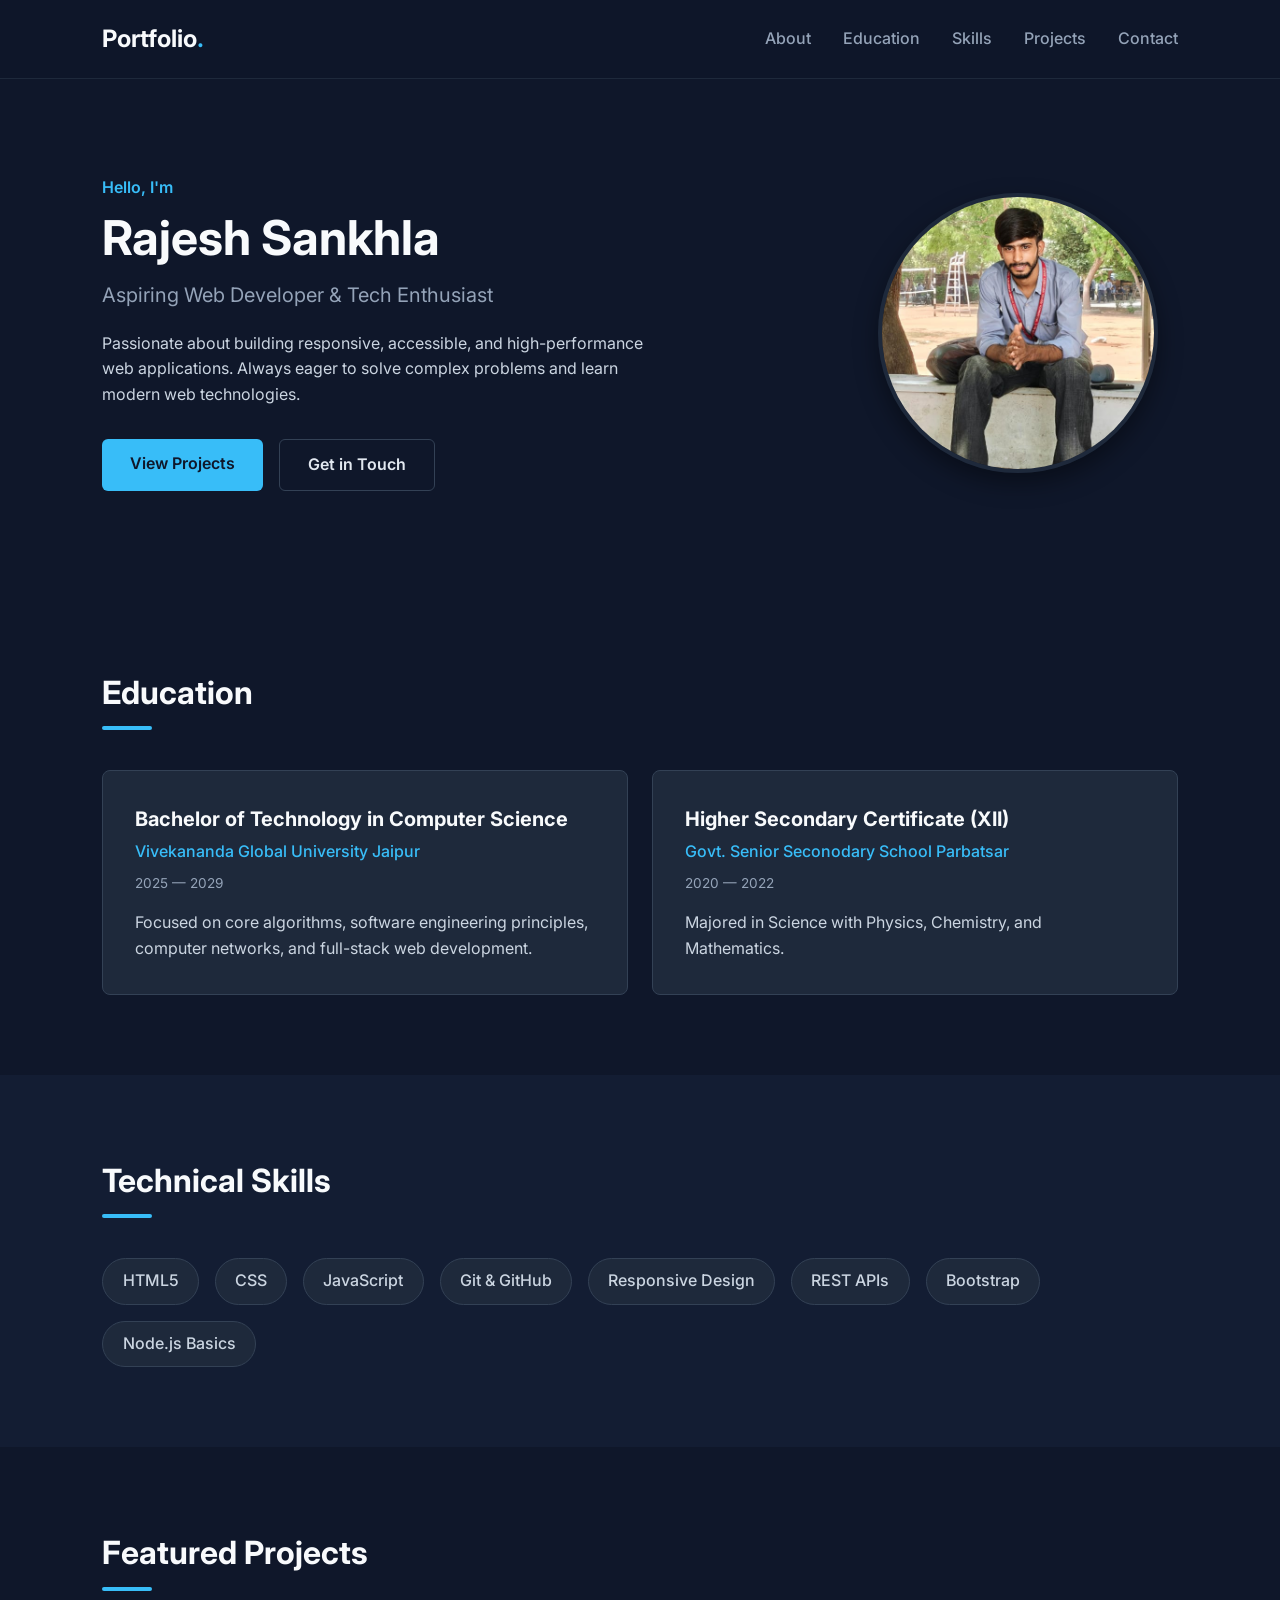
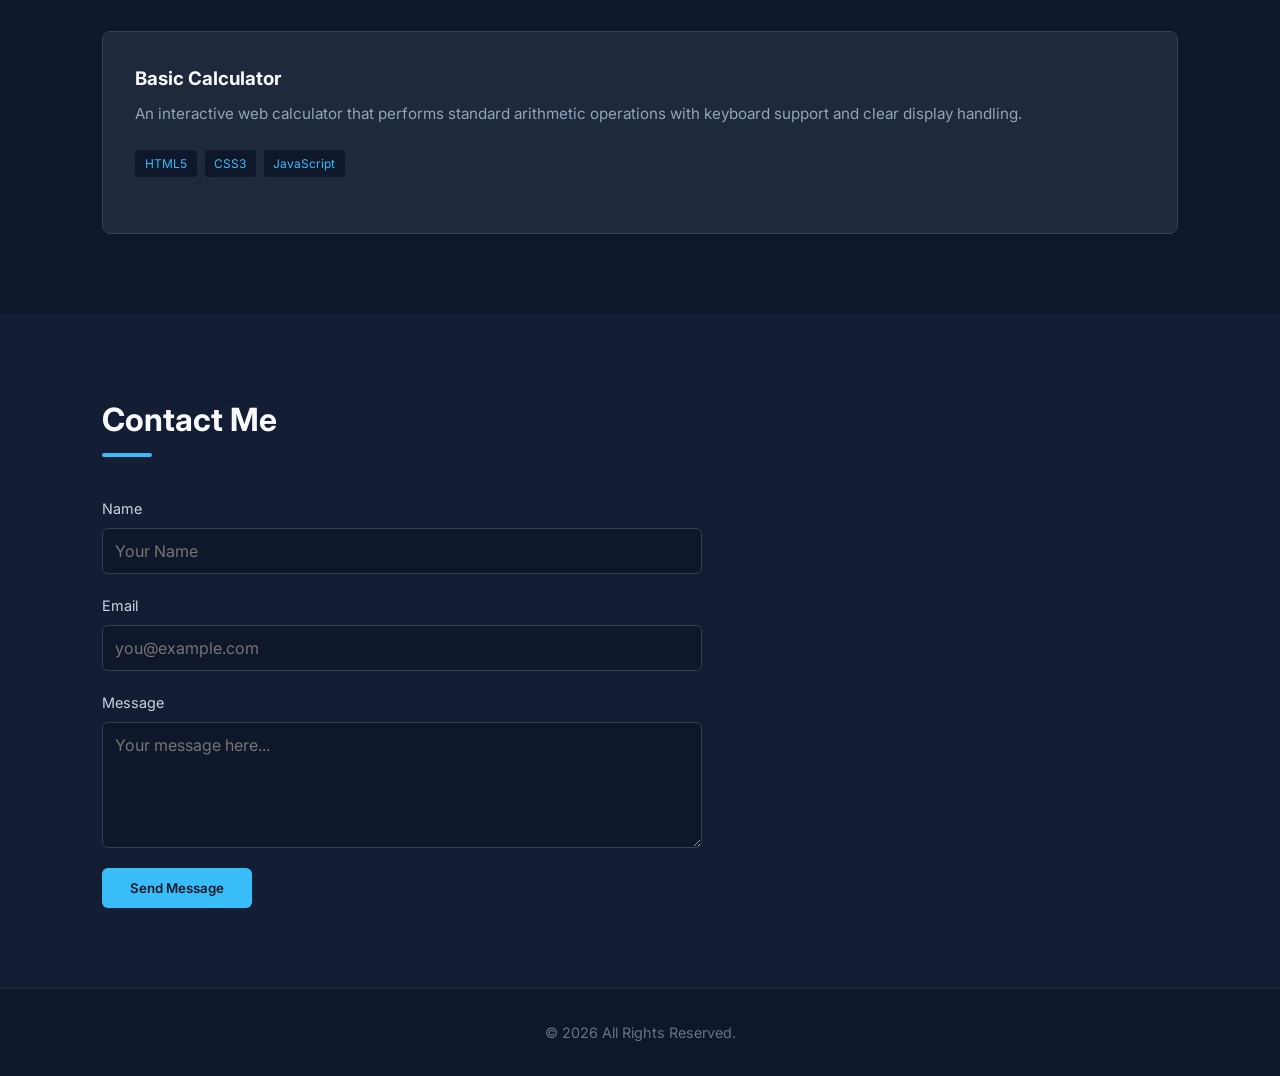
<file: task1-portfolio/index.html>
<!DOCTYPE html>
<html lang="en">
<head>
  <meta charset="UTF-8" />
  <meta name="viewport" content="width=device-width, initial-scale=1.0" />
  <title>Developer Portfolio</title>
  <link rel="stylesheet" href="style.css" />
  <link rel="preconnect" href="https://fonts.googleapis.com" />
  <link rel="preconnect" href="https://fonts.gstatic.com" crossorigin />
  <link href="https://fonts.googleapis.com/css2?family=Inter:wght@300;400;600;700&display=swap" rel="stylesheet" />
</head>
<body>
  <!-- Header / Navigation -->
  <header class="navbar">
    <div class="logo">Portfolio<span>.</span></div>
    <nav>
      <ul class="nav-links">
        <li><a href="#about">About</a></li>
        <li><a href="#education">Education</a></li>
        <li><a href="#skills">Skills</a></li>
        <li><a href="#projects">Projects</a></li>
        <li><a href="#contact">Contact</a></li>
      </ul>
    </nav>
  </header>

  <!-- Hero / About Section -->
  <section id="about" class="hero">
    <div class="hero-content">
      <div class="hero-text">
        <p class="tagline">Hello, I'm</p>
        <h1 id="user-name">Rajesh Sankhla</h1>
        <h2 class="subheading">Aspiring Web Developer & Tech Enthusiast</h2>
        <p class="bio">
          Passionate about building responsive, accessible, and high-performance web applications. Always eager to solve complex problems and learn modern web technologies.
        </p>
        <div class="hero-btns">
          <a href="#projects" class="btn btn-primary">View Projects</a>
          <a href="#contact" class="btn btn-secondary">Get in Touch</a>
        </div>
      </div>
      <div class="hero-image">
        <img src="assets/profile.jpeg" alt="Profile Picture" class="avatar" />
      </div>
    </div>
  </section>

  <!-- Education Section -->
  <section id="education" class="section">
    <h2 class="section-title">Education</h2>
    <div class="card-grid">
      <div class="card">
        <h3>Bachelor of Technology in Computer Science</h3>
        <p class="institution">Vivekananda Global University Jaipur</p>
        <span class="date">2025 — 2029</span>
        <p class="details">Focused on core algorithms, software engineering principles, computer networks, and full-stack web development.</p>
      </div>
      <div class="card">
        <h3>Higher Secondary Certificate (XII)</h3>
        <p class="institution">Govt. Senior Seconodary School Parbatsar</p>
        <span class="date">2020 — 2022</span>
        <p class="details">Majored in Science with Physics, Chemistry, and Mathematics.</p>
      </div>
    </div>
  </section>

  <!-- Skills Section -->
  <section id="skills" class="section bg-alt">
    <h2 class="section-title">Technical Skills</h2>
    <div class="skills-grid">
      <div class="skill-pill">HTML5</div>
      <div class="skill-pill">CSS</div>
      <div class="skill-pill">JavaScript </div>
      <div class="skill-pill">Git & GitHub</div>
      <div class="skill-pill">Responsive Design</div>
      <div class="skill-pill">REST APIs</div>
      <div class="skill-pill">Bootstrap</div>
      <div class="skill-pill">Node.js Basics</div>
    </div>
  </section>

  <!-- Projects Section -->
 <section id="projects" class="section">
    <h2 class="section-title">Featured Projects</h2>
    <div class="projects-grid">
      <div class="project-card">
        <div class="project-info">
          <h3>Basic Calculator</h3>
          <p>An interactive web calculator that performs standard arithmetic operations with keyboard support and clear display handling.</p>
          <div class="tags">
            <span>HTML5</span>
            <span>CSS3</span>
            <span>JavaScript</span>
          </div>
         
        </div>
      </div>
    </div>
  </section>

  <!-- Contact Section -->
  <section id="contact" class="section bg-alt">
    <h2 class="section-title">Contact Me</h2>
    <div class="contact-container">
      <form id="portfolio-contact-form" class="contact-form">
        <div class="form-group">
          <label for="name">Name</label>
          <input type="text" id="name" name="name" placeholder="Your Name" required />
        </div>
        <div class="form-group">
          <label for="email">Email</label>
          <input type="email" id="email" name="email" placeholder="you@example.com" required />
        </div>
        <div class="form-group">
          <label for="message">Message</label>
          <textarea id="message" name="message" rows="5" placeholder="Your message here..." required></textarea>
        </div>
        <button type="submit" class="btn btn-primary submit-btn">Send Message</button>
        <p id="form-feedback" class="feedback-msg"></p>
      </form>
    </div>
  </section>

  <!-- Footer -->
  <footer class="footer">
    <p>&copy; 2026 All Rights Reserved.</p>
  </footer>

  <script src="script.js"></script>
</body>
</html>
</file>
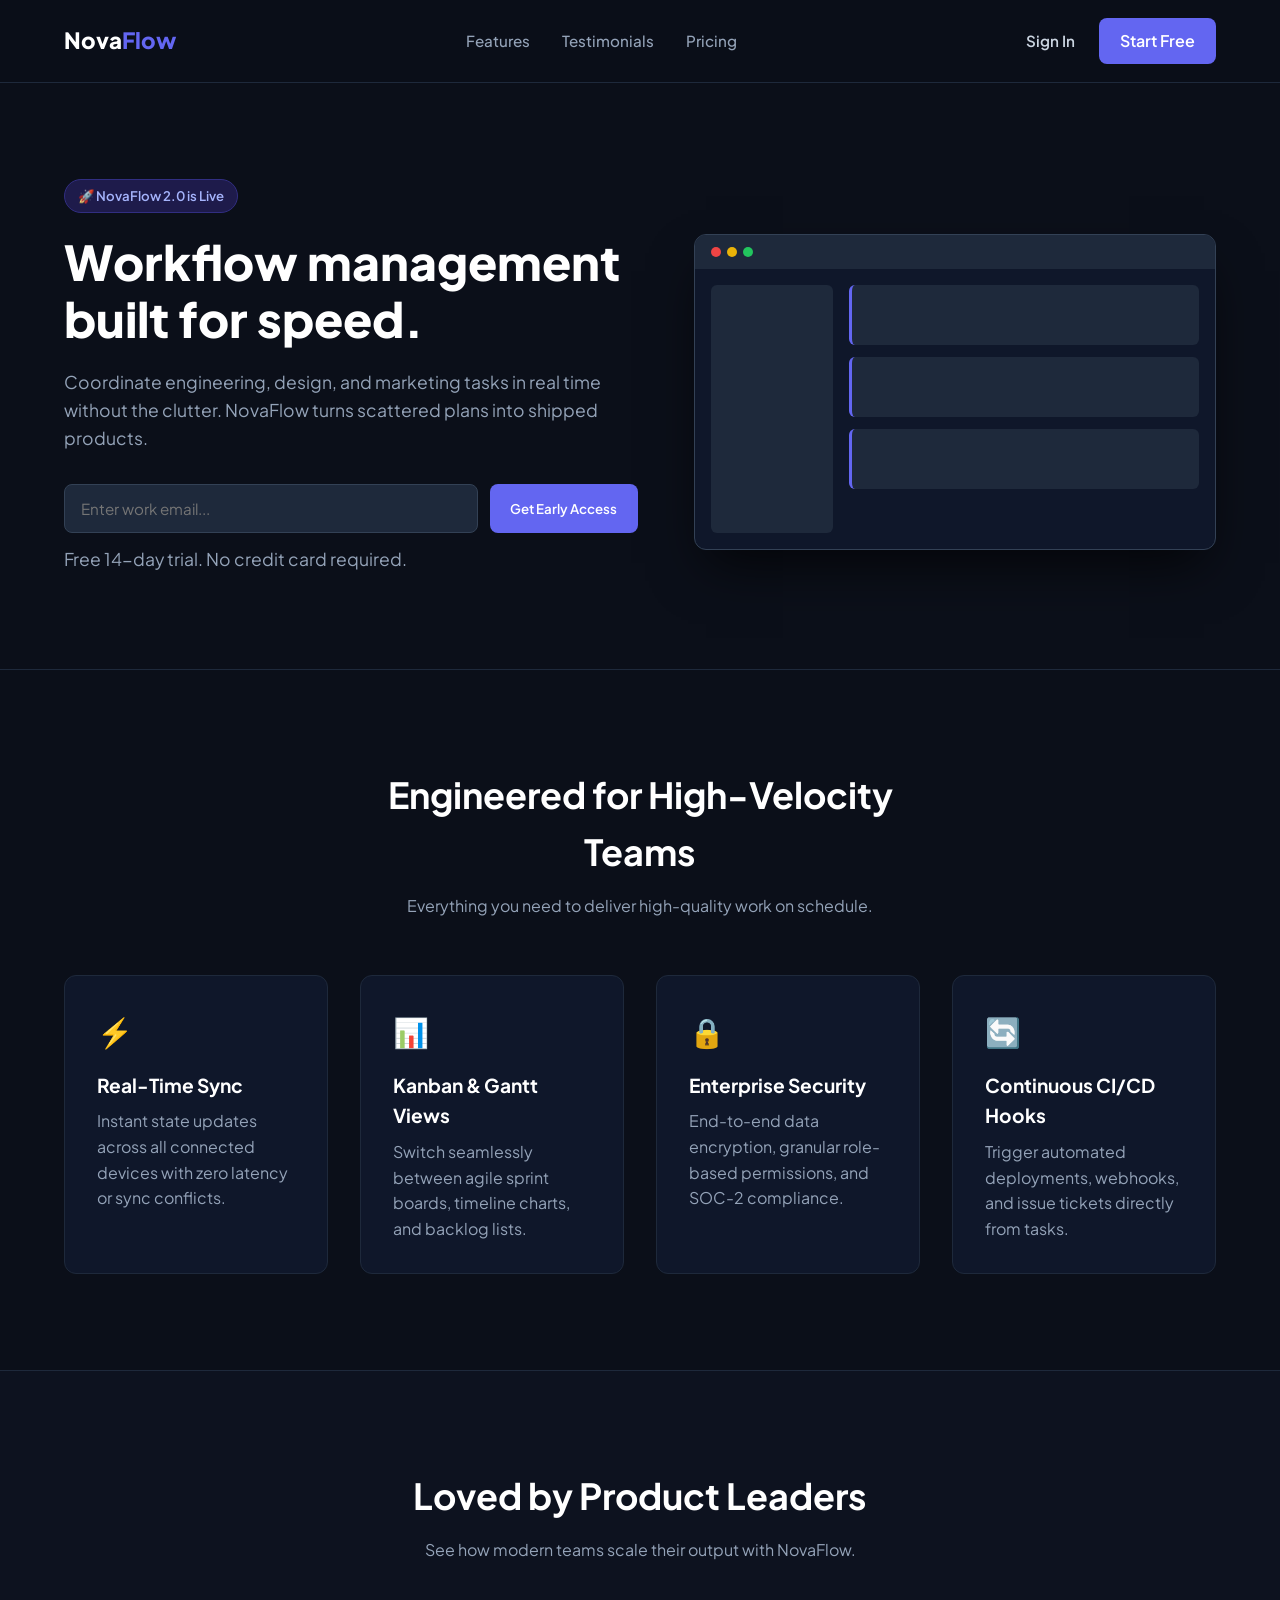
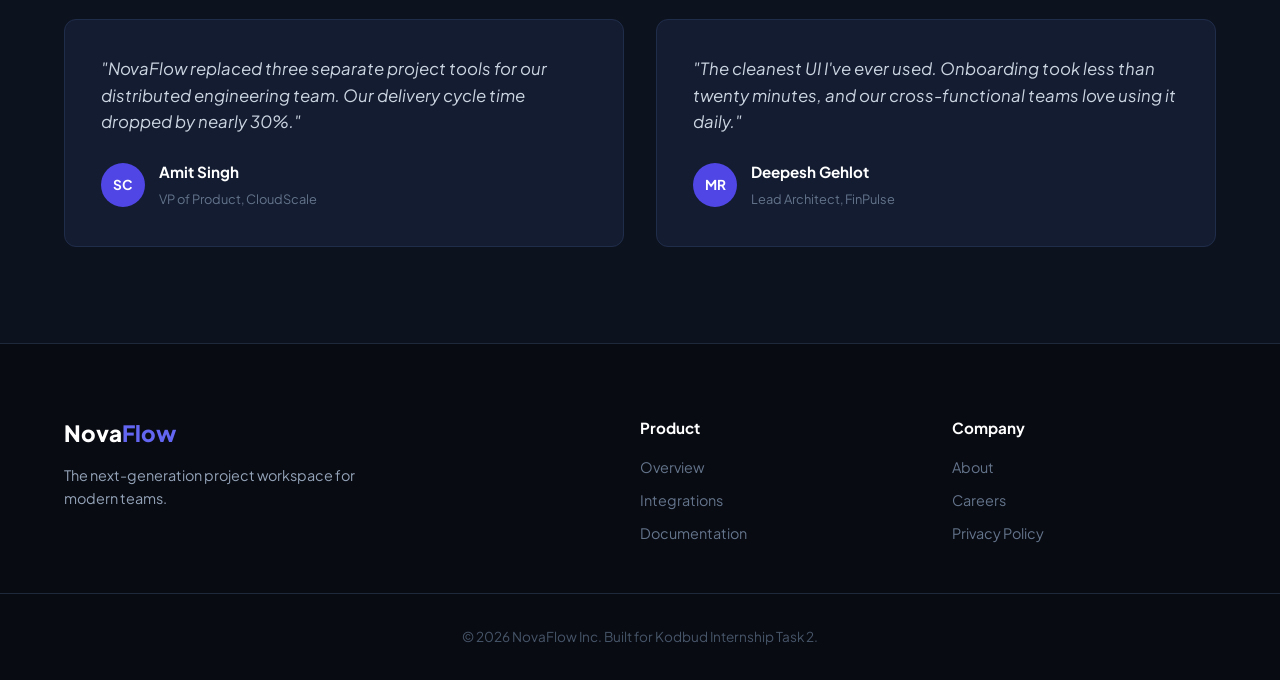
<file: task2-landing-page/index.html>
<!DOCTYPE html>
<html lang="en">
<head>
  <meta charset="UTF-8" />
  <meta name="viewport" content="width=device-width, initial-scale=1.0" />
  <title>NovaFlow - Modern Team Collaboration</title>
  <link rel="stylesheet" href="style.css" />
  <link rel="preconnect" href="https://fonts.googleapis.com" />
  <link rel="preconnect" href="https://fonts.gstatic.com" crossorigin />
  <link href="https://fonts.googleapis.com/css2?family=Plus+Jakarta+Sans:wght@400;500;600;700;800&display=swap" rel="stylesheet" />
</head>
<body>

  <!-- Header / Navigation -->
  <header class="navbar">
    <div class="nav-container">
      <a href="#" class="logo">Nova<span>Flow</span></a>
      <nav class="nav-menu">
        <a href="#features">Features</a>
        <a href="#testimonials">Testimonials</a>
        <a href="#pricing">Pricing</a>
      </nav>
      <div class="nav-actions">
        <a href="#" class="btn-link">Sign In</a>
        <a href="#get-started" class="btn btn-primary">Start Free</a>
      </div>
    </div>
  </header>

  <!-- Hero Section -->
  <section class="hero" id="get-started">
    <div class="container hero-grid">
      <div class="hero-text">
        <span class="badge">🚀 NovaFlow 2.0 is Live</span>
        <h1>Workflow management built for speed.</h1>
        <p>Coordinate engineering, design, and marketing tasks in real time without the clutter. NovaFlow turns scattered plans into shipped products.</p>
        <div class="hero-form">
          <input type="email" placeholder="Enter work email..." />
          <button class="btn btn-primary">Get Early Access</button>
        </div>
        <p class="sub-text">Free 14-day trial. No credit card required.</p>
      </div>
      <div class="hero-preview">
        <div class="app-window">
          <div class="window-bar">
            <span class="dot red"></span>
            <span class="dot yellow"></span>
            <span class="dot green"></span>
          </div>
          <div class="window-body">
            <div class="mock-sidebar"></div>
            <div class="mock-board">
              <div class="mock-card"></div>
              <div class="mock-card"></div>
              <div class="mock-card"></div>
            </div>
          </div>
        </div>
      </div>
    </div>
  </section>

  <!-- Feature Highlights Section -->
  <section class="features" id="features">
    <div class="container">
      <div class="section-header">
        <h2>Engineered for High-Velocity Teams</h2>
        <p>Everything you need to deliver high-quality work on schedule.</p>
      </div>

      <div class="features-grid">
        <div class="feature-card">
          <div class="feature-icon">⚡</div>
          <h3>Real-Time Sync</h3>
          <p>Instant state updates across all connected devices with zero latency or sync conflicts.</p>
        </div>

        <div class="feature-card">
          <div class="feature-icon">📊</div>
          <h3>Kanban & Gantt Views</h3>
          <p>Switch seamlessly between agile sprint boards, timeline charts, and backlog lists.</p>
        </div>

        <div class="feature-card">
          <div class="feature-icon">🔒</div>
          <h3>Enterprise Security</h3>
          <p>End-to-end data encryption, granular role-based permissions, and SOC-2 compliance.</p>
        </div>

        <div class="feature-card">
          <div class="feature-icon">🔄</div>
          <h3>Continuous CI/CD Hooks</h3>
          <p>Trigger automated deployments, webhooks, and issue tickets directly from tasks.</p>
        </div>
      </div>
    </div>
  </section>

  <!-- Testimonials Section -->
  <section class="testimonials" id="testimonials">
    <div class="container">
      <div class="section-header">
        <h2>Loved by Product Leaders</h2>
        <p>See how modern teams scale their output with NovaFlow.</p>
      </div>

      <div class="testimonials-grid">
        <div class="testimonial-card">
          <p class="quote">"NovaFlow replaced three separate project tools for our distributed engineering team. Our delivery cycle time dropped by nearly 30%."</p>
          <div class="author">
            <div class="author-avatar">SC</div>
            <div class="author-info">
              <h4>Amit Singh</h4>
              <span>VP of Product, CloudScale</span>
            </div>
          </div>
        </div>

        <div class="testimonial-card">
          <p class="quote">"The cleanest UI I've ever used. Onboarding took less than twenty minutes, and our cross-functional teams love using it daily."</p>
          <div class="author">
            <div class="author-avatar">MR</div>
            <div class="author-info">
              <h4>Deepesh Gehlot</h4>
              <span>Lead Architect, FinPulse</span>
            </div>
          </div>
        </div>
      </div>
    </div>
  </section>

  <!-- Footer -->
  <footer class="footer">
    <div class="container footer-grid">
      <div class="footer-brand">
        <a href="#" class="logo">Nova<span>Flow</span></a>
        <p>The next-generation project workspace for modern teams.</p>
      </div>
      <div class="footer-links">
        <h4>Product</h4>
        <a href="#">Overview</a>
        <a href="#">Integrations</a>
        <a href="#">Documentation</a>
      </div>
      <div class="footer-links">
        <h4>Company</h4>
        <a href="#">About</a>
        <a href="#">Careers</a>
        <a href="#">Privacy Policy</a>
      </div>
    </div>
    <div class="footer-bottom">
      <p>&copy; 2026 NovaFlow Inc. Built for Kodbud Internship Task 2.</p>
    </div>
  </footer>

</body>
</html>
</file>
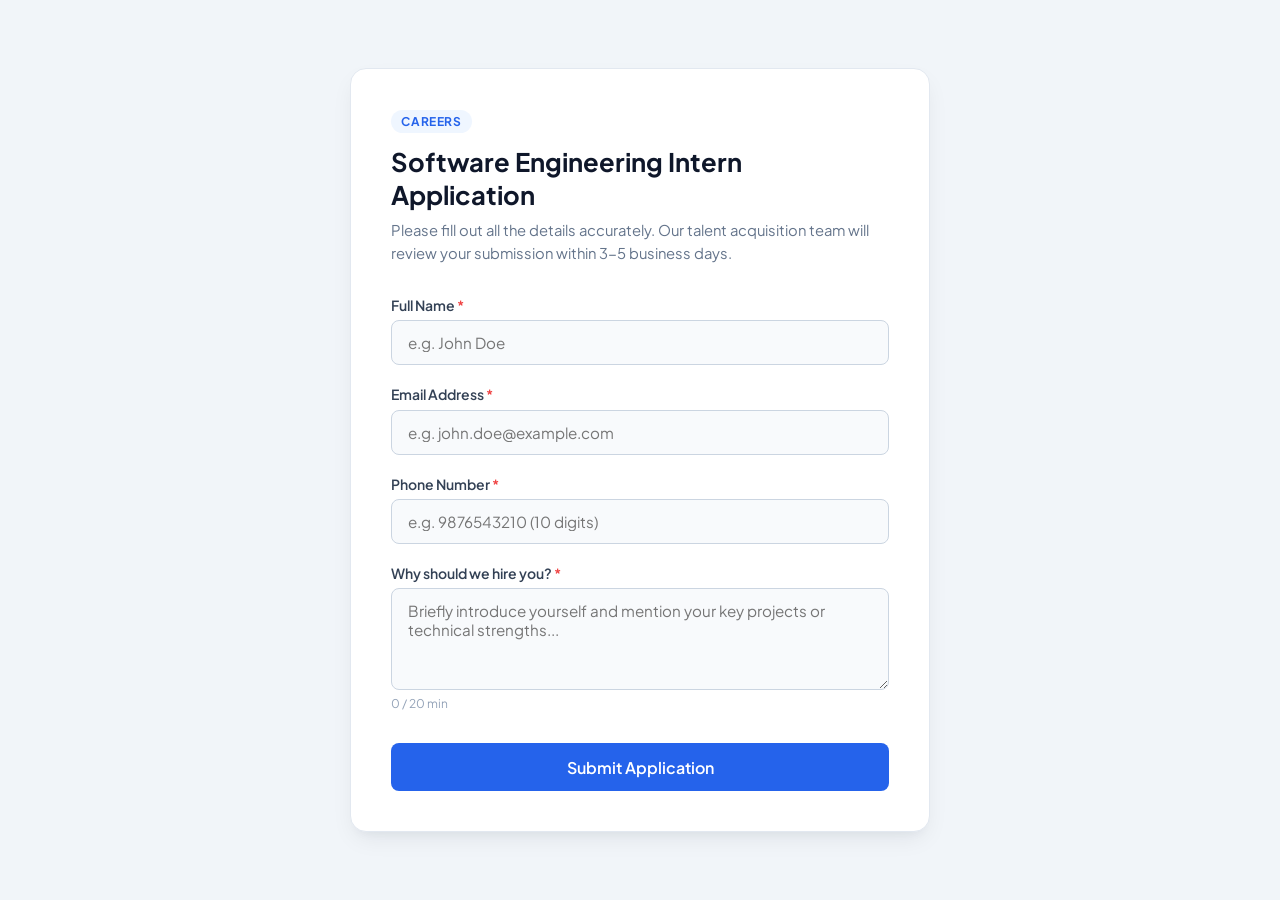
<file: task4-form-validation/index.html>
<!DOCTYPE html>
<html lang="en">
<head>
  <meta charset="UTF-8" />
  <meta name="viewport" content="width=device-width, initial-scale=1.0" />
  <title>Job Application Form</title>
  <link rel="stylesheet" href="style.css" />
  <link rel="preconnect" href="https://fonts.googleapis.com" />
  <link rel="preconnect" href="https://fonts.gstatic.com" crossorigin />
  <link href="https://fonts.googleapis.com/css2?family=Plus+Jakarta+Sans:wght@400;500;600;700&display=swap" rel="stylesheet" />
</head>
<body>

  <div class="wrapper">
    <div class="card">
      <div class="card-header">
        <span class="badge">Careers</span>
        <h1>Software Engineering Intern Application</h1>
        <p>Please fill out all the details accurately. Our talent acquisition team will review your submission within 3-5 business days.</p>
      </div>

      <!-- Success Notification Banner -->
      <div id="success-banner" class="success-banner" role="alert">
        <div class="banner-icon">✓</div>
        <div>
          <h4>Application Submitted!</h4>
          <p>Thank you for applying. We have received your details.</p>
        </div>
      </div>

      <form id="application-form" novalidate>
        <!-- Full Name -->
        <div class="form-group" id="group-fullname">
          <label for="fullname">Full Name <span class="required">*</span></label>
          <div class="input-wrapper">
            <input type="text" id="fullname" placeholder="e.g. John Doe" autocomplete="name" />
            <span class="status-icon"></span>
          </div>
          <small class="error-msg">Please enter your full name (minimum 3 characters).</small>
        </div>

        <!-- Email -->
        <div class="form-group" id="group-email">
          <label for="email">Email Address <span class="required">*</span></label>
          <div class="input-wrapper">
            <input type="email" id="email" placeholder="e.g. john.doe@example.com" autocomplete="email" />
            <span class="status-icon"></span>
          </div>
          <small class="error-msg">Please provide a valid email address.</small>
        </div>

        <!-- Phone Number -->
        <div class="form-group" id="group-phone">
          <label for="phone">Phone Number <span class="required">*</span></label>
          <div class="input-wrapper">
            <input type="tel" id="phone" placeholder="e.g. 9876543210 (10 digits)" autocomplete="tel" />
            <span class="status-icon"></span>
          </div>
          <small class="error-msg">Please enter a valid 10-digit phone number.</small>
        </div>

        <!-- Message / Cover Note -->
        <div class="form-group" id="group-message">
          <label for="message">Why should we hire you? <span class="required">*</span></label>
          <div class="input-wrapper">
            <textarea id="message" rows="4" placeholder="Briefly introduce yourself and mention your key projects or technical strengths..."></textarea>
            <span class="status-icon"></span>
          </div>
          <div class="msg-footer">
            <small class="error-msg">Please share a message of at least 20 characters.</small>
            <span class="char-counter" id="char-counter">0 / 20 min</span>
          </div>
        </div>

        <button type="submit" class="submit-btn" id="submit-btn">
          <span>Submit Application</span>
        </button>
      </form>
    </div>
  </div>

  <script src="script.js"></script>
</body>
</html>
</file>
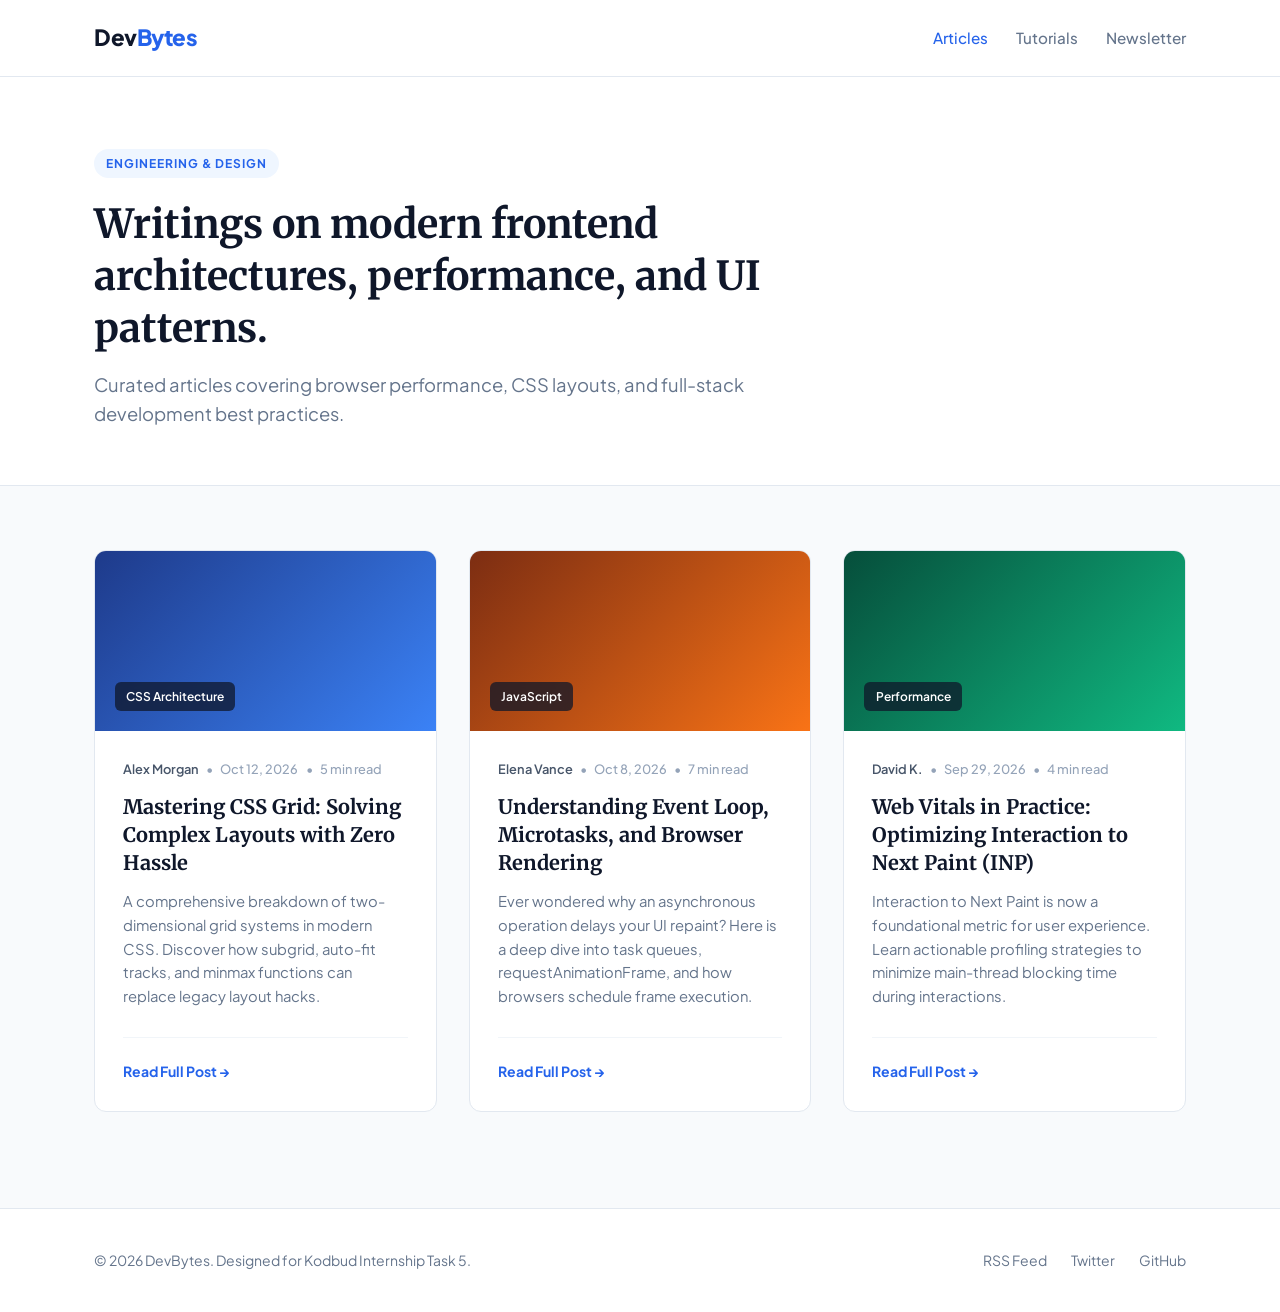
<file: task5-blog-page/index.html>
<!DOCTYPE html>
<html lang="en">
<head>
  <meta charset="UTF-8" />
  <meta name="viewport" content="width=device-width, initial-scale=1.0" />
  <title>DevBytes — Insights on Modern Web Development</title>
  <link rel="stylesheet" href="style.css" />
  <!-- Google Fonts: Merriweather for editorial headers & Plus Jakarta Sans for UI/body -->
  <link rel="preconnect" href="https://fonts.googleapis.com" />
  <link rel="preconnect" href="https://fonts.gstatic.com" crossorigin />
  <link href="https://fonts.googleapis.com/css2?family=Merriweather:ital,wght@0,400;0,700;1,300&family=Plus+Jakarta+Sans:wght@400;500;600;700&display=swap" rel="stylesheet" />
</head>
<body>

  <!-- Blog Header -->
  <header class="blog-header">
    <div class="nav-container">
      <div class="brand">Dev<span>Bytes</span></div>
      <nav class="nav-links">
        <a href="#" class="active">Articles</a>
        <a href="#">Tutorials</a>
        <a href="#">Newsletter</a>
      </nav>
    </div>
  </header>

  <!-- Hero Headline -->
  <section class="blog-intro">
    <div class="container">
      <span class="category-badge">Engineering & Design</span>
      <h1>Writings on modern frontend architectures, performance, and UI patterns.</h1>
      <p class="subtitle">Curated articles covering browser performance, CSS layouts, and full-stack development best practices.</p>
    </div>
  </section>

  <!-- Main Blog Posts Grid -->
  <main class="container">
    <div class="posts-grid">

      <!-- Post 1 -->
      <article class="post-card">
        <div class="post-thumbnail thumb-1">
          <span class="post-tag">CSS Architecture</span>
        </div>
        <div class="post-content">
          <div class="post-meta">
            <span class="author">Alex Morgan</span>
            <span class="dot">•</span>
            <span class="date">Oct 12, 2026</span>
            <span class="dot">•</span>
            <span class="read-time">5 min read</span>
          </div>
          <h2 class="post-title">
            <a href="#">Mastering CSS Grid: Solving Complex Layouts with Zero Hassle</a>
          </h2>
          <p class="post-excerpt">
            A comprehensive breakdown of two-dimensional grid systems in modern CSS. Discover how subgrid, auto-fit tracks, and minmax functions can replace legacy layout hacks.
          </p>
          <div class="post-footer">
            <a href="#" class="read-more">Read Full Post →</a>
          </div>
        </div>
      </article>

      <!-- Post 2 -->
      <article class="post-card">
        <div class="post-thumbnail thumb-2">
          <span class="post-tag">JavaScript</span>
        </div>
        <div class="post-content">
          <div class="post-meta">
            <span class="author">Elena Vance</span>
            <span class="dot">•</span>
            <span class="date">Oct 8, 2026</span>
            <span class="dot">•</span>
            <span class="read-time">7 min read</span>
          </div>
          <h2 class="post-title">
            <a href="#">Understanding Event Loop, Microtasks, and Browser Rendering</a>
          </h2>
          <p class="post-excerpt">
            Ever wondered why an asynchronous operation delays your UI repaint? Here is a deep dive into task queues, requestAnimationFrame, and how browsers schedule frame execution.
          </p>
          <div class="post-footer">
            <a href="#" class="read-more">Read Full Post →</a>
          </div>
        </div>
      </article>

      <!-- Post 3 -->
      <article class="post-card">
        <div class="post-thumbnail thumb-3">
          <span class="post-tag">Performance</span>
        </div>
        <div class="post-content">
          <div class="post-meta">
            <span class="author">David K.</span>
            <span class="dot">•</span>
            <span class="date">Sep 29, 2026</span>
            <span class="dot">•</span>
            <span class="read-time">4 min read</span>
          </div>
          <h2 class="post-title">
            <a href="#">Web Vitals in Practice: Optimizing Interaction to Next Paint (INP)</a>
          </h2>
          <p class="post-excerpt">
            Interaction to Next Paint is now a foundational metric for user experience. Learn actionable profiling strategies to minimize main-thread blocking time during interactions.
          </p>
          <div class="post-footer">
            <a href="#" class="read-more">Read Full Post →</a>
          </div>
        </div>
      </article>

    </div>
  </main>

  <!-- Blog Footer -->
  <footer class="blog-footer">
    <div class="container footer-content">
      <p>&copy; 2026 DevBytes. Designed for Kodbud Internship Task 5.</p>
      <div class="footer-links">
        <a href="#">RSS Feed</a>
        <a href="#">Twitter</a>
        <a href="#">GitHub</a>
      </div>
    </div>
  </footer>

</body>
</html>
</file>
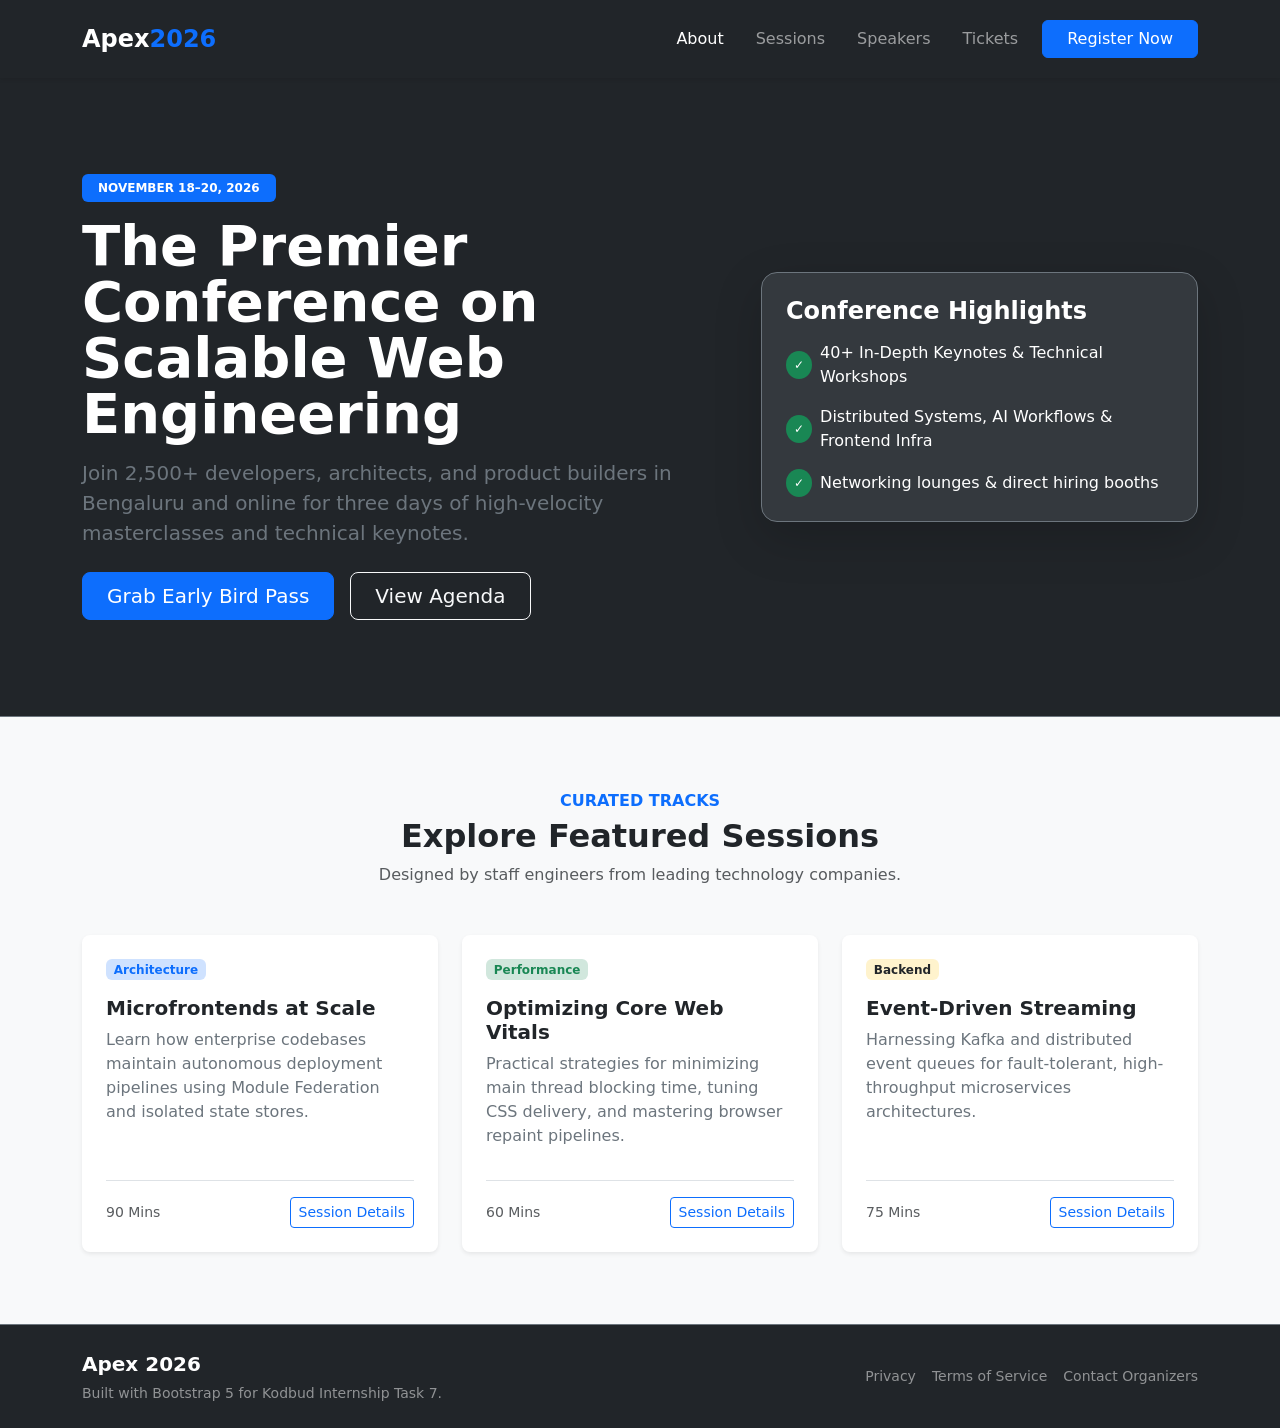
<file: task7-bootstrap-site/index.html>
<!DOCTYPE html>
<html lang="en">
<head>
  <meta charset="UTF-8" />
  <meta name="viewport" content="width=device-width, initial-scale=1.0" />
  <title>Apex 2026 — Global Tech Conference</title>
  <!-- Bootstrap 5 CDN -->
  <link href="https://cdn.jsdelivr.net/npm/bootstrap@5.3.3/dist/css/bootstrap.min.css" rel="stylesheet" integrity="sha384-QWTKZyjpPEjISv5WaRU9OFeRpok6YctnYmDr5pNlyT2bRjXh0JMhjY6hW+ALEwIH" crossorigin="anonymous" />
  <link rel="stylesheet" href="style.css" />
</head>
<body class="bg-light d-flex flex-column min-vh-100">

  <!-- Navbar -->
  <nav class="navbar navbar-expand-lg navbar-dark bg-dark sticky-top py-3 shadow-sm">
    <div class="container">
      <a class="navbar-brand fw-bold fs-4" href="#">Apex<span class="text-primary">2026</span></a>
      <button class="navbar-toggler" type="button" data-bs-toggle="collapse" data-bs-target="#navMenu" aria-controls="navMenu" aria-expanded="false" aria-label="Toggle navigation">
        <span class="navbar-toggler-icon"></span>
      </button>
      <div class="collapse navbar-collapse" id="navMenu">
        <ul class="navbar-nav ms-auto mb-2 mb-lg-0 gap-lg-3">
          <li class="nav-item"><a class="nav-link active" href="#about">About</a></li>
          <li class="nav-item"><a class="nav-link" href="#sessions">Sessions</a></li>
          <li class="nav-item"><a class="nav-link" href="#speakers">Speakers</a></li>
          <li class="nav-item"><a class="nav-link" href="#pricing">Tickets</a></li>
        </ul>
        <a href="#register" class="btn btn-primary ms-lg-3 px-4">Register Now</a>
      </div>
    </div>
  </nav>

  <!-- Hero Section -->
  <header class="bg-dark text-white py-5 py-lg-6 position-relative border-bottom border-secondary">
    <div class="container py-5 text-center text-lg-start">
      <div class="row align-items-center g-5">
        <div class="col-lg-7">
          <span class="badge bg-primary px-3 py-2 text-uppercase mb-3">November 18–20, 2026</span>
          <h1 class="display-4 fw-bold lh-1 mb-3">The Premier Conference on Scalable Web Engineering</h1>
          <p class="lead text-secondary mb-4">Join 2,500+ developers, architects, and product builders in Bengaluru and online for three days of high-velocity masterclasses and technical keynotes.</p>
          <div class="d-flex flex-column flex-sm-row gap-3 justify-content-center justify-content-lg-start">
            <a href="#register" class="btn btn-primary btn-lg px-4">Grab Early Bird Pass</a>
            <a href="#sessions" class="btn btn-outline-light btn-lg px-4">View Agenda</a>
          </div>
        </div>
        <div class="col-lg-5">
          <div class="card bg-secondary bg-opacity-25 border-secondary text-white p-4 shadow-lg rounded-4">
            <h4 class="fw-bold mb-3">Conference Highlights</h4>
            <ul class="list-unstyled d-flex flex-column gap-3 mb-0">
              <li class="d-flex align-items-center gap-2">
                <span class="badge bg-success rounded-circle p-2">✓</span>
                <span>40+ In-Depth Keynotes & Technical Workshops</span>
              </li>
              <li class="d-flex align-items-center gap-2">
                <span class="badge bg-success rounded-circle p-2">✓</span>
                <span>Distributed Systems, AI Workflows & Frontend Infra</span>
              </li>
              <li class="d-flex align-items-center gap-2">
                <span class="badge bg-success rounded-circle p-2">✓</span>
                <span>Networking lounges & direct hiring booths</span>
              </li>
            </ul>
          </div>
        </div>
      </div>
    </div>
  </header>

  <!-- Track Sessions / Card Layout -->
  <main class="container py-5 my-4" id="sessions">
    <div class="text-center mb-5">
      <span class="text-primary fw-semibold text-uppercase">Curated Tracks</span>
      <h2 class="fw-bold mt-1">Explore Featured Sessions</h2>
      <p class="text-muted">Designed by staff engineers from leading technology companies.</p>
    </div>

    <div class="row g-4">
      <div class="col-md-4">
        <div class="card h-100 shadow-sm border-0 rounded-3">
          <div class="card-body p-4 d-flex flex-column">
            <span class="badge bg-primary-subtle text-primary mb-3 align-self-start">Architecture</span>
            <h5 class="card-title fw-bold">Microfrontends at Scale</h5>
            <p class="card-text text-secondary flex-grow-1">Learn how enterprise codebases maintain autonomous deployment pipelines using Module Federation and isolated state stores.</p>
            <div class="border-top pt-3 mt-3 d-flex justify-content-between align-items-center">
              <span class="small text-muted">90 Mins</span>
              <a href="#" class="btn btn-sm btn-outline-primary">Session Details</a>
            </div>
          </div>
        </div>
      </div>

      <div class="col-md-4">
        <div class="card h-100 shadow-sm border-0 rounded-3">
          <div class="card-body p-4 d-flex flex-column">
            <span class="badge bg-success-subtle text-success mb-3 align-self-start">Performance</span>
            <h5 class="card-title fw-bold">Optimizing Core Web Vitals</h5>
            <p class="card-text text-secondary flex-grow-1">Practical strategies for minimizing main thread blocking time, tuning CSS delivery, and mastering browser repaint pipelines.</p>
            <div class="border-top pt-3 mt-3 d-flex justify-content-between align-items-center">
              <span class="small text-muted">60 Mins</span>
              <a href="#" class="btn btn-sm btn-outline-primary">Session Details</a>
            </div>
          </div>
        </div>
      </div>

      <div class="col-md-4">
        <div class="card h-100 shadow-sm border-0 rounded-3">
          <div class="card-body p-4 d-flex flex-column">
            <span class="badge bg-warning-subtle text-dark mb-3 align-self-start">Backend</span>
            <h5 class="card-title fw-bold">Event-Driven Streaming</h5>
            <p class="card-text text-secondary flex-grow-1">Harnessing Kafka and distributed event queues for fault-tolerant, high-throughput microservices architectures.</p>
            <div class="border-top pt-3 mt-3 d-flex justify-content-between align-items-center">
              <span class="small text-muted">75 Mins</span>
              <a href="#" class="btn btn-sm btn-outline-primary">Session Details</a>
            </div>
          </div>
        </div>
      </div>
    </div>
  </main>

  <!-- Footer -->
  <footer class="bg-dark text-white-50 mt-auto py-4 border-top border-secondary">
    <div class="container d-flex flex-column flex-md-row justify-content-between align-items-center gap-3">
      <div class="text-center text-md-start">
        <span class="fw-bold text-white fs-5">Apex 2026</span>
        <p class="small mb-0 mt-1">Built with Bootstrap 5 for Kodbud Internship Task 7.</p>
      </div>
      <ul class="nav list-unstyled d-flex gap-3">
        <li><a class="text-white-50 text-decoration-none small" href="#">Privacy</a></li>
        <li><a class="text-white-50 text-decoration-none small" href="#">Terms of Service</a></li>
        <li><a class="text-white-50 text-decoration-none small" href="#">Contact Organizers</a></li>
      </ul>
    </div>
  </footer>

  <!-- Bootstrap Bundle JS -->
  <script src="https://cdn.jsdelivr.net/npm/bootstrap@5.3.3/dist/js/bootstrap.bundle.min.js" integrity="sha384-YvpcrYf0tY3lHB60NNkmXc5s9fDVZLESaAA55NDzOxhy9GkcIdslK1eN7N6jIeHz" crossorigin="anonymous"></script>
</body>
</html>
</file>
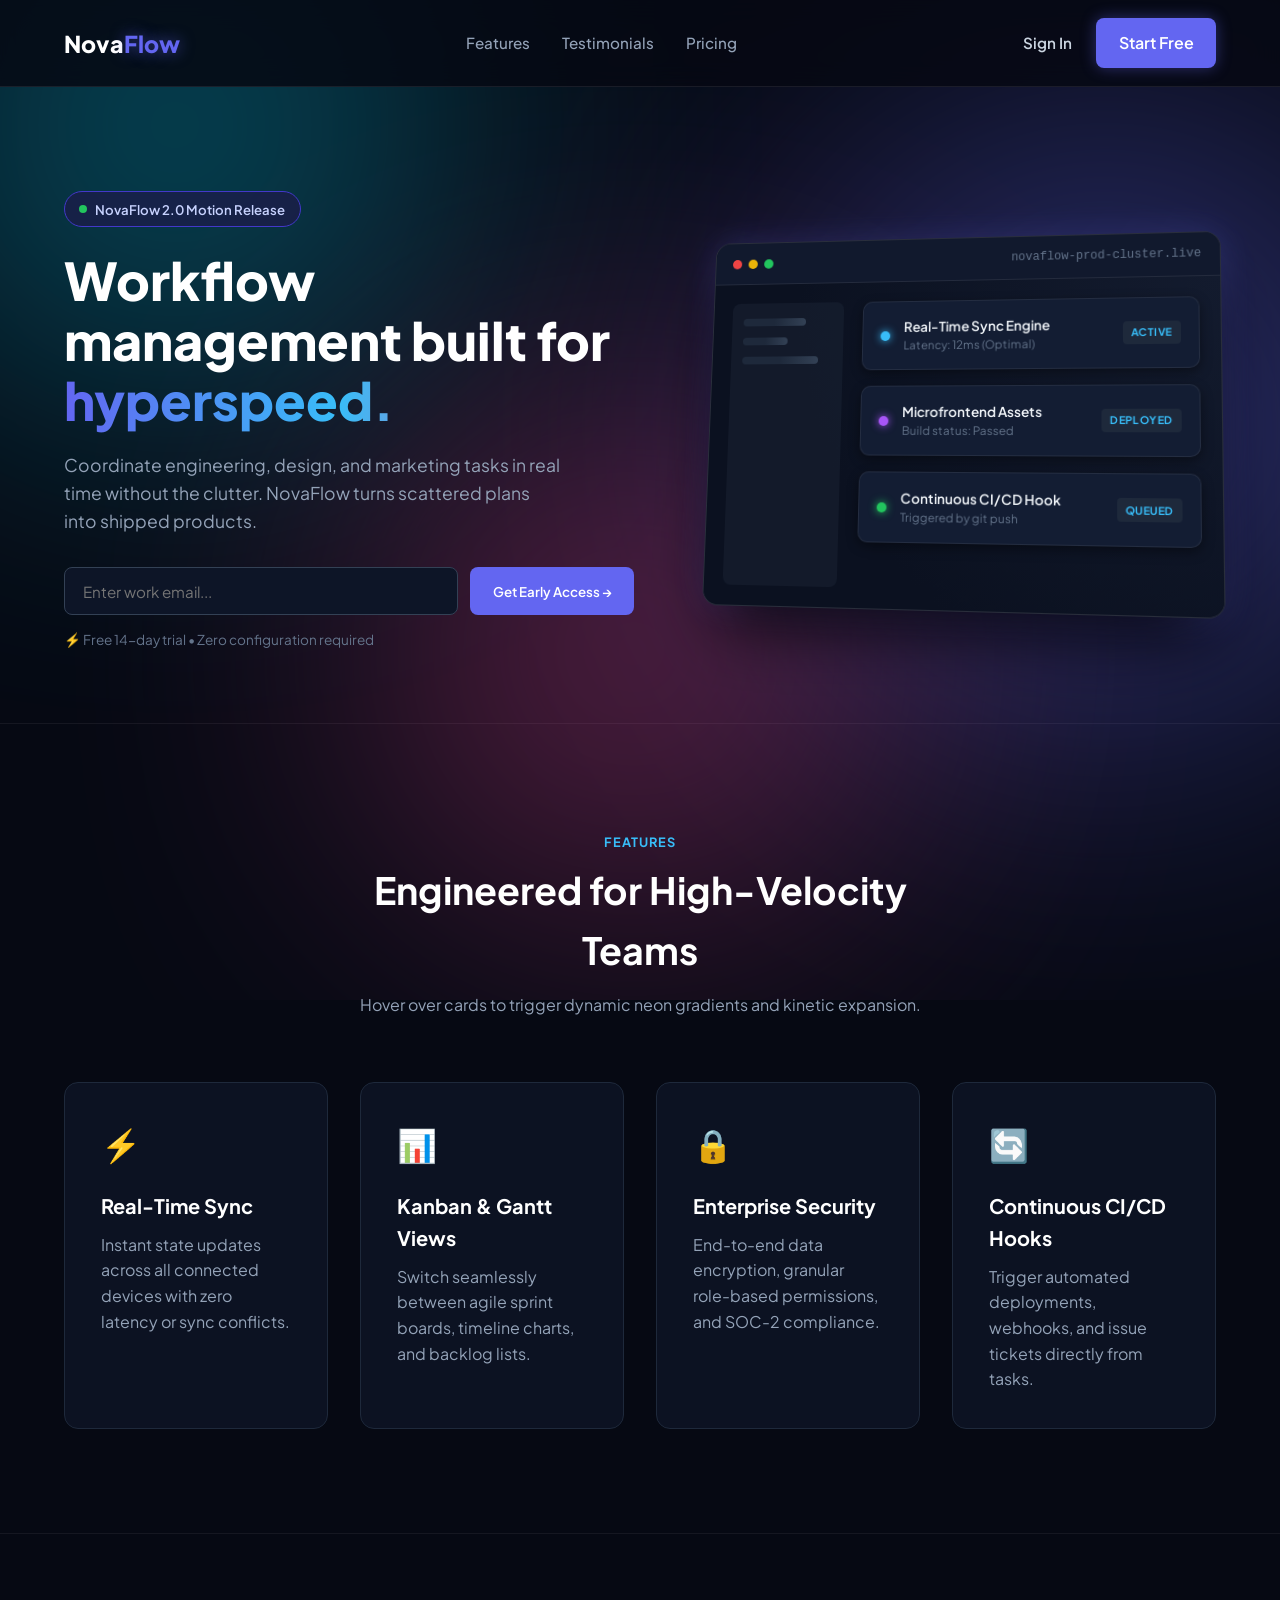
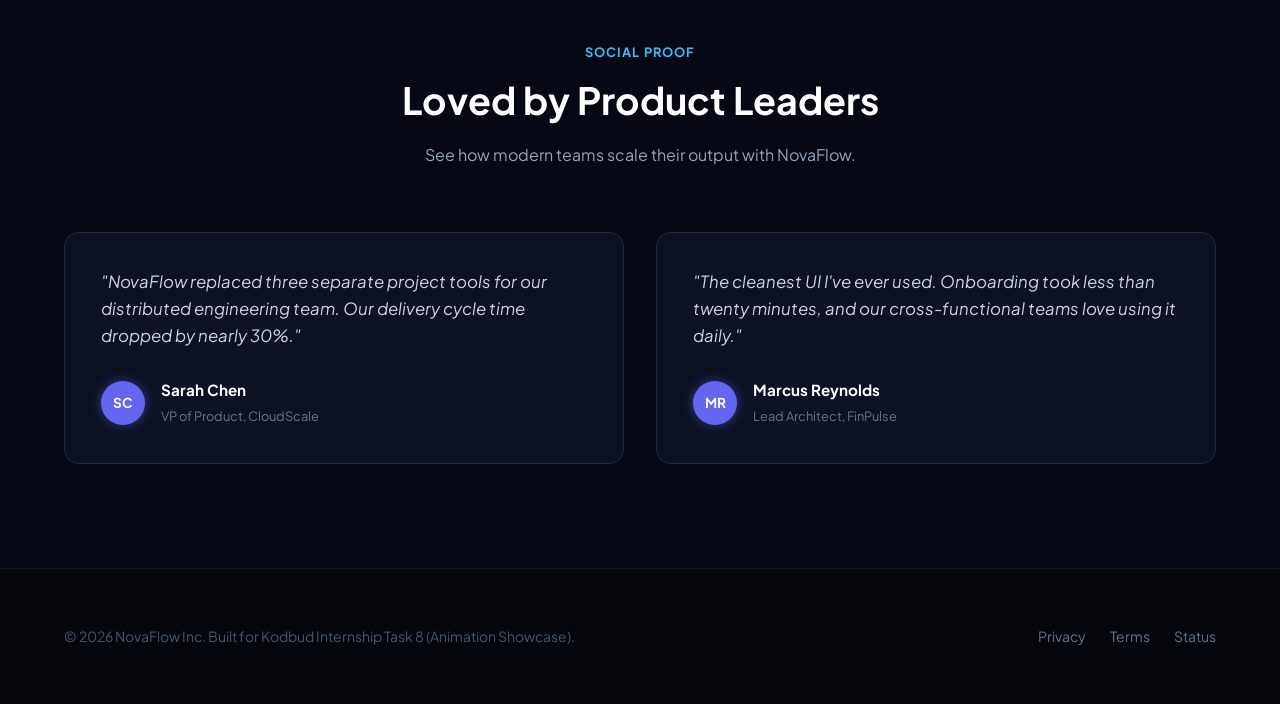
<file: task8-animated-page/index.html>
<!DOCTYPE html>
<html lang="en">
<head>
  <meta charset="UTF-8" />
  <meta name="viewport" content="width=device-width, initial-scale=1.0" />
  <title>NovaFlow — High-Impact Motion Experience</title>
  <link rel="stylesheet" href="style.css" />
  <link rel="preconnect" href="https://fonts.googleapis.com" />
  <link rel="preconnect" href="https://fonts.gstatic.com" crossorigin />
  <link href="https://fonts.googleapis.com/css2?family=Plus+Jakarta+Sans:wght@400;500;600;700;800&display=swap" rel="stylesheet" />
</head>
<body>

  <!-- Animated Dynamic Aurora / Mesh Glow Blobs -->
  <div class="aurora-container">
    <div class="aurora-blob blob-cyan"></div>
    <div class="aurora-blob blob-purple"></div>
    <div class="aurora-blob blob-pink"></div>
  </div>

  <!-- Header / Navigation (Slide Down Entrance) -->
  <header class="navbar anim-slide-down">
    <div class="nav-container">
      <a href="#" class="logo">Nova<span class="logo-glow">Flow</span></a>
      <nav class="nav-menu">
        <a href="#features" class="nav-link">Features</a>
        <a href="#testimonials" class="nav-link">Testimonials</a>
        <a href="#pricing" class="nav-link">Pricing</a>
      </nav>
      <div class="nav-actions">
        <a href="#" class="btn-link">Sign In</a>
        <a href="#get-started" class="btn btn-primary pulse-glow-btn">Start Free</a>
      </div>
    </div>
  </header>

  <!-- Hero Section -->
  <section class="hero" id="get-started">
    <div class="container hero-grid">
      <div class="hero-text">
        
        <!-- Pulsing Live Badge -->
        <div class="badge-animated anim-slide-right delay-1">
          <span class="live-dot"></span>
          <span>NovaFlow 2.0 Motion Release</span>
        </div>

        <h1 class="hero-title anim-slide-right delay-2">
          Workflow management built for <span class="shimmer-text">hyperspeed.</span>
        </h1>

        <p class="hero-subtitle anim-slide-right delay-3">
          Coordinate engineering, design, and marketing tasks in real time without the clutter. NovaFlow turns scattered plans into shipped products.
        </p>

        <!-- Animated Form Input -->
        <div class="hero-form anim-slide-right delay-4">
          <div class="input-glow-wrapper">
            <input type="email" placeholder="Enter work email..." />
          </div>
          <button class="btn btn-primary animated-submit">
            <span>Get Early Access</span>
            <span class="arrow-motion">→</span>
          </button>
        </div>

        <p class="sub-text anim-fade-in delay-5">⚡ Free 14-day trial • Zero configuration required</p>
      </div>

      <!-- Hero 3D Interactive Perspective App Window -->
      <div class="hero-preview anim-perspective-entrance delay-3">
        <div class="app-window-card">
          <div class="window-bar">
            <div class="window-dots">
              <span class="dot red"></span>
              <span class="dot yellow"></span>
              <span class="dot green"></span>
            </div>
            <div class="window-title-tab">novaflow-prod-cluster.live</div>
          </div>
          <div class="window-body">
            <div class="mock-sidebar">
              <div class="skeleton-line shimmer-box" style="width: 70%"></div>
              <div class="skeleton-line shimmer-box" style="width: 50%"></div>
              <div class="skeleton-line shimmer-box" style="width: 85%"></div>
            </div>
            <div class="mock-board">
              <!-- Live Activity Pulse Row -->
              <div class="mock-card card-levitate-1">
                <div class="card-indicator ind-blue"></div>
                <div class="card-details">
                  <span class="mini-title">Real-Time Sync Engine</span>
                  <span class="mini-sub">Latency: 12ms (Optimal)</span>
                </div>
                <span class="live-badge-mini">ACTIVE</span>
              </div>
              <div class="mock-card card-levitate-2">
                <div class="card-indicator ind-purple"></div>
                <div class="card-details">
                  <span class="mini-title">Microfrontend Assets</span>
                  <span class="mini-sub">Build status: Passed</span>
                </div>
                <span class="live-badge-mini">DEPLOYED</span>
              </div>
              <div class="mock-card card-levitate-3">
                <div class="card-indicator ind-green"></div>
                <div class="card-details">
                  <span class="mini-title">Continuous CI/CD Hook</span>
                  <span class="mini-sub">Triggered by git push</span>
                </div>
                <span class="live-badge-mini">QUEUED</span>
              </div>
            </div>
          </div>
        </div>
      </div>
    </div>
  </section>

  <!-- Feature Highlights Section with Kinetic Cards -->
  <section class="features" id="features">
    <div class="container">
      <div class="section-header">
        <span class="section-pill">Features</span>
        <h2>Engineered for High-Velocity Teams</h2>
        <p>Hover over cards to trigger dynamic neon gradients and kinetic expansion.</p>
      </div>

      <div class="features-grid">
        <div class="feature-card kinetic-card">
          <div class="feature-icon float-icon">⚡</div>
          <h3>Real-Time Sync</h3>
          <p>Instant state updates across all connected devices with zero latency or sync conflicts.</p>
          <div class="card-border-glow"></div>
        </div>

        <div class="feature-card kinetic-card">
          <div class="feature-icon float-icon delay-1">📊</div>
          <h3>Kanban & Gantt Views</h3>
          <p>Switch seamlessly between agile sprint boards, timeline charts, and backlog lists.</p>
          <div class="card-border-glow"></div>
        </div>

        <div class="feature-card kinetic-card">
          <div class="feature-icon float-icon delay-2">🔒</div>
          <h3>Enterprise Security</h3>
          <p>End-to-end data encryption, granular role-based permissions, and SOC-2 compliance.</p>
          <div class="card-border-glow"></div>
        </div>

        <div class="feature-card kinetic-card">
          <div class="feature-icon float-icon delay-3">🔄</div>
          <h3>Continuous CI/CD Hooks</h3>
          <p>Trigger automated deployments, webhooks, and issue tickets directly from tasks.</p>
          <div class="card-border-glow"></div>
        </div>
      </div>
    </div>
  </section>

  <!-- Testimonials Section -->
  <section class="testimonials" id="testimonials">
    <div class="container">
      <div class="section-header">
        <span class="section-pill">Social Proof</span>
        <h2>Loved by Product Leaders</h2>
        <p>See how modern teams scale their output with NovaFlow.</p>
      </div>

      <div class="testimonials-grid">
        <div class="testimonial-card kinetic-card">
          <p class="quote">"NovaFlow replaced three separate project tools for our distributed engineering team. Our delivery cycle time dropped by nearly 30%."</p>
          <div class="author">
            <div class="author-avatar pulse-avatar">SC</div>
            <div class="author-info">
              <h4>Sarah Chen</h4>
              <span>VP of Product, CloudScale</span>
            </div>
          </div>
          <div class="card-border-glow"></div>
        </div>

        <div class="testimonial-card kinetic-card">
          <p class="quote">"The cleanest UI I've ever used. Onboarding took less than twenty minutes, and our cross-functional teams love using it daily."</p>
          <div class="author">
            <div class="author-avatar pulse-avatar">MR</div>
            <div class="author-info">
              <h4>Marcus Reynolds</h4>
              <span>Lead Architect, FinPulse</span>
            </div>
          </div>
          <div class="card-border-glow"></div>
        </div>
      </div>
    </div>
  </section>

  <!-- Footer -->
  <footer class="footer">
    <div class="container footer-content">
      <p>&copy; 2026 NovaFlow Inc. Built for Kodbud Internship Task 8 (Animation Showcase).</p>
      <div class="footer-links">
        <a href="#">Privacy</a>
        <a href="#">Terms</a>
        <a href="#">Status</a>
      </div>
    </div>
  </footer>

</body>
</html>
</file>
<file: task1-portfolio/style.css>
* {
  margin: 0;
  padding: 0;
  box-sizing: border-box;
  font-family: 'Inter', sans-serif;
  scroll-behavior: smooth;
}

body {
  background-color: #0f172a;
  color: #e2e8f0;
  line-height: 1.6;
}

/* Navbar */
.navbar {
  display: flex;
  justify-content: space-between;
  align-items: center;
  padding: 1.25rem 8%;
  background: rgba(15, 23, 42, 0.9);
  backdrop-filter: blur(8px);
  position: sticky;
  top: 0;
  z-index: 100;
  border-bottom: 1px solid #1e293b;
}

.logo {
  font-size: 1.5rem;
  font-weight: 700;
  color: #f8fafc;
}

.logo span {
  color: #38bdf8;
}

.nav-links {
  display: flex;
  list-style: none;
  gap: 2rem;
}

.nav-links a {
  text-decoration: none;
  color: #94a3b8;
  font-weight: 500;
  transition: color 0.2s ease;
}

.nav-links a:hover {
  color: #38bdf8;
}

/* Hero Section */
.hero {
  padding: 6rem 8%;
}

.hero-content {
  display: flex;
  align-items: center;
  justify-content: space-between;
  gap: 3rem;
  flex-wrap: wrap;
}

.hero-text {
  flex: 1 1 500px;
}

.tagline {
  color: #38bdf8;
  font-weight: 600;
  margin-bottom: 0.5rem;
}

.hero-text h1 {
  font-size: 3rem;
  font-weight: 700;
  color: #f8fafc;
  line-height: 1.2;
}

.subheading {
  font-size: 1.25rem;
  font-weight: 400;
  color: #94a3b8;
  margin: 0.75rem 0 1.25rem;
}

.bio {
  color: #cbd5e1;
  max-width: 550px;
  margin-bottom: 2rem;
}

.hero-btns {
  display: flex;
  gap: 1rem;
}

.btn {
  display: inline-block;
  padding: 0.75rem 1.75rem;
  border-radius: 6px;
  font-weight: 600;
  text-decoration: none;
  transition: all 0.2s ease;
  cursor: pointer;
  border: none;
}

.btn-primary {
  background-color: #38bdf8;
  color: #0f172a;
}

.btn-primary:hover {
  background-color: #0ea5e9;
}

.btn-secondary {
  background-color: transparent;
  color: #e2e8f0;
  border: 1px solid #334155;
}

.btn-secondary:hover {
  background-color: #1e293b;
}

.hero-image {
  flex: 0 1 320px;
  display: flex;
  justify-content: center;
}

.avatar {
  width: 280px;
  height: 280px;
  object-fit: cover;
  border-radius: 50%;
  border: 4px solid #1e293b;
  box-shadow: 0 10px 25px rgba(0, 0, 0, 0.4);
}

/* Reusable Section Styles */
.section {
  padding: 5rem 8%;
}

.bg-alt {
  background-color: #131d33;
}

.section-title {
  font-size: 2rem;
  color: #f8fafc;
  margin-bottom: 2.5rem;
  position: relative;
}

.section-title::after {
  content: '';
  display: block;
  width: 50px;
  height: 4px;
  background-color: #38bdf8;
  border-radius: 2px;
  margin-top: 0.5rem;
}

/* Education Cards */
.card-grid {
  display: grid;
  grid-template-columns: repeat(auto-fit, minmax(300px, 1fr));
  gap: 1.5rem;
}

.card {
  background-color: #1e293b;
  padding: 2rem;
  border-radius: 8px;
  border: 1px solid #334155;
}

.card h3 {
  color: #f8fafc;
  font-size: 1.25rem;
  margin-bottom: 0.25rem;
}

.institution {
  color: #38bdf8;
  font-weight: 500;
}

.date {
  display: inline-block;
  font-size: 0.85rem;
  color: #94a3b8;
  margin: 0.5rem 0 1rem;
}

.details {
  color: #cbd5e1;
}

/* Skills */
.skills-grid {
  display: flex;
  flex-wrap: wrap;
  gap: 1rem;
}

.skill-pill {
  background-color: #1e293b;
  padding: 0.6rem 1.2rem;
  border-radius: 9999px;
  font-weight: 500;
  border: 1px solid #334155;
  color: #cbd5e1;
}

/* Projects */
.projects-grid {
  display: grid;
  grid-template-columns: repeat(auto-fit, minmax(280px, 1fr));
  gap: 1.5rem;
}

.project-card {
  background-color: #1e293b;
  border-radius: 8px;
  padding: 2rem;
  border: 1px solid #334155;
  display: flex;
  flex-direction: column;
  justify-content: space-between;
}

.project-info h3 {
  color: #f8fafc;
  margin-bottom: 0.5rem;
}

.project-info p {
  color: #94a3b8;
  margin-bottom: 1.5rem;
  font-size: 0.95rem;
}

.tags {
  display: flex;
  flex-wrap: wrap;
  gap: 0.5rem;
  margin-bottom: 1.5rem;
}

.tags span {
  font-size: 0.75rem;
  background-color: #0f172a;
  color: #38bdf8;
  padding: 0.25rem 0.6rem;
  border-radius: 4px;
}

.project-links {
  display: flex;
  gap: 1rem;
}

.link-btn {
  text-decoration: none;
  font-size: 0.875rem;
  color: #38bdf8;
  font-weight: 600;
}

.link-btn:hover {
  text-decoration: underline;
}

/* Contact Form */
.contact-container {
  max-width: 600px;
}

.contact-form {
  display: flex;
  flex-direction: column;
  gap: 1.25rem;
}

.form-group {
  display: flex;
  flex-direction: column;
  gap: 0.5rem;
}

.form-group label {
  color: #cbd5e1;
  font-size: 0.9rem;
}

.form-group input,
.form-group textarea {
  background-color: #0f172a;
  border: 1px solid #334155;
  border-radius: 6px;
  padding: 0.75rem;
  color: #f8fafc;
  font-size: 1rem;
  outline: none;
}

.form-group input:focus,
.form-group textarea:focus {
  border-color: #38bdf8;
}

.submit-btn {
  align-self: flex-start;
}

.feedback-msg {
  font-size: 0.9rem;
  color: #4ade80;
  display: none;
}

/* Footer */
.footer {
  text-align: center;
  padding: 2rem;
  border-top: 1px solid #1e293b;
  color: #64748b;
  font-size: 0.9rem;
}

/* Mobile Responsiveness */
@media (max-width: 768px) {
  .hero-text h1 {
    font-size: 2.25rem;
  }
  .nav-links {
    display: none;
  }
}
</file>
<file: task2-landing-page/style.css>
* {
  margin: 0;
  padding: 0;
  box-sizing: border-box;
  font-family: 'Plus Jakarta Sans', sans-serif;
  scroll-behavior: smooth;
}

body {
  background-color: #0b0f19;
  color: #94a3b8;
  line-height: 1.6;
}

.container {
  max-width: 1200px;
  margin: 0 auto;
  padding: 0 1.5rem;
}

/* Navbar */
.navbar {
  position: sticky;
  top: 0;
  background: rgba(11, 15, 25, 0.85);
  backdrop-filter: blur(12px);
  border-bottom: 1px solid #1e293b;
  z-index: 100;
}

.nav-container {
  max-width: 1200px;
  margin: 0 auto;
  padding: 1.1rem 1.5rem;
  display: flex;
  align-items: center;
  justify-content: space-between;
}

.logo {
  font-size: 1.4rem;
  font-weight: 800;
  color: #ffffff;
  text-decoration: none;
}

.logo span {
  color: #6366f1;
}

.nav-menu {
  display: flex;
  gap: 2rem;
}

.nav-menu a {
  color: #94a3b8;
  text-decoration: none;
  font-size: 0.95rem;
  font-weight: 500;
  transition: color 0.2s;
}

.nav-menu a:hover {
  color: #ffffff;
}

.nav-actions {
  display: flex;
  align-items: center;
  gap: 1.5rem;
}

.btn-link {
  color: #cbd5e1;
  text-decoration: none;
  font-weight: 600;
  font-size: 0.95rem;
}

.btn {
  display: inline-block;
  padding: 0.65rem 1.3rem;
  border-radius: 8px;
  font-weight: 600;
  text-decoration: none;
  border: none;
  cursor: pointer;
  transition: all 0.2s ease;
}

.btn-primary {
  background: #6366f1;
  color: #ffffff;
}

.btn-primary:hover {
  background: #4f46e5;
}

/* Hero Section */
.hero {
  padding: 6rem 0 4rem;
}

.hero-grid {
  display: grid;
  grid-template-columns: 1.1fr 1fr;
  align-items: center;
  gap: 3.5rem;
}

.badge {
  display: inline-block;
  background: #1e1b4b;
  color: #a5b4fc;
  border: 1px solid #312e81;
  padding: 0.35rem 0.8rem;
  border-radius: 999px;
  font-size: 0.825rem;
  font-weight: 600;
  margin-bottom: 1.25rem;
}

.hero-text h1 {
  font-size: 3rem;
  color: #ffffff;
  line-height: 1.2;
  margin-bottom: 1.25rem;
  font-weight: 800;
}

.hero-text p {
  font-size: 1.1rem;
  color: #94a3b8;
  margin-bottom: 2rem;
}

.hero-form {
  display: flex;
  gap: 0.75rem;
  margin-bottom: 0.75rem;
}

.hero-form input {
  flex: 1;
  padding: 0.85rem 1rem;
  border-radius: 8px;
  border: 1px solid #334155;
  background: #1e293b;
  color: #ffffff;
  font-size: 0.95rem;
  outline: none;
}

.hero-form input:focus {
  border-color: #6366f1;
}

.sub-text {
  font-size: 0.85rem;
  color: #64748b;
}

/* Hero Mock Window UI */
.app-window {
  background: #0f172a;
  border-radius: 12px;
  border: 1px solid #334155;
  box-shadow: 0 25px 50px -12px rgba(0, 0, 0, 0.7);
  overflow: hidden;
}

.window-bar {
  display: flex;
  gap: 6px;
  padding: 12px 16px;
  background: #1e293b;
}

.dot {
  width: 10px;
  height: 10px;
  border-radius: 50%;
}
.red { background: #ef4444; }
.yellow { background: #eab308; }
.green { background: #22c55e; }

.window-body {
  height: 280px;
  display: flex;
  padding: 1rem;
  gap: 1rem;
}

.mock-sidebar {
  width: 25%;
  background: #1e293b;
  border-radius: 6px;
}

.mock-board {
  flex: 1;
  display: flex;
  flex-direction: column;
  gap: 0.75rem;
}

.mock-card {
  height: 60px;
  background: #1e293b;
  border-radius: 6px;
  border-left: 3px solid #6366f1;
}

/* Features Section */
.features {
  padding: 6rem 0;
  border-top: 1px solid #1e293b;
}

.section-header {
  text-align: center;
  max-width: 600px;
  margin: 0 auto 3.5rem;
}

.section-header h2 {
  font-size: 2.25rem;
  color: #ffffff;
  margin-bottom: 0.75rem;
}

.features-grid {
  display: grid;
  grid-template-columns: repeat(auto-fit, minmax(260px, 1fr));
  gap: 2rem;
}

.feature-card {
  background: #0f172a;
  border: 1px solid #1e293b;
  border-radius: 12px;
  padding: 2rem;
  transition: transform 0.2s, border-color 0.2s;
}

.feature-card:hover {
  transform: translateY(-4px);
  border-color: #6366f1;
}

.feature-icon {
  font-size: 1.8rem;
  margin-bottom: 1rem;
}

.feature-card h3 {
  color: #ffffff;
  margin-bottom: 0.5rem;
  font-size: 1.2rem;
}

/* Testimonials */
.testimonials {
  padding: 6rem 0;
  background: #0d121f;
  border-top: 1px solid #1e293b;
}

.testimonials-grid {
  display: grid;
  grid-template-columns: repeat(auto-fit, minmax(320px, 1fr));
  gap: 2rem;
}

.testimonial-card {
  background: #131c31;
  border: 1px solid #202d4a;
  padding: 2.25rem;
  border-radius: 12px;
  display: flex;
  flex-direction: column;
  justify-content: space-between;
}

.quote {
  color: #cbd5e1;
  font-size: 1.05rem;
  font-style: italic;
  margin-bottom: 1.5rem;
}

.author {
  display: flex;
  align-items: center;
  gap: 0.9rem;
}

.author-avatar {
  width: 44px;
  height: 44px;
  border-radius: 50%;
  background: #4f46e5;
  color: #ffffff;
  font-weight: 700;
  display: flex;
  align-items: center;
  justify-content: center;
  font-size: 0.85rem;
}

.author-info h4 {
  color: #ffffff;
  font-size: 0.95rem;
}

.author-info span {
  font-size: 0.8rem;
  color: #64748b;
}

/* Footer */
.footer {
  padding: 4.5rem 0 2rem;
  background: #080b12;
  border-top: 1px solid #1e293b;
}

.footer-grid {
  display: grid;
  grid-template-columns: 2fr 1fr 1fr;
  gap: 3rem;
  margin-bottom: 3rem;
}

.footer-brand p {
  margin-top: 0.75rem;
  max-width: 300px;
  font-size: 0.9rem;
}

.footer-links {
  display: flex;
  flex-direction: column;
  gap: 0.6rem;
}

.footer-links h4 {
  color: #ffffff;
  font-size: 0.95rem;
  margin-bottom: 0.4rem;
}

.footer-links a {
  color: #64748b;
  text-decoration: none;
  font-size: 0.9rem;
  transition: color 0.2s;
}

.footer-links a:hover {
  color: #cbd5e1;
}

.footer-bottom {
  text-align: center;
  border-top: 1px solid #1e293b;
  padding-top: 2rem;
  font-size: 0.85rem;
  color: #475569;
}

/* Media Queries */
@media (max-width: 900px) {
  .hero-grid {
    grid-template-columns: 1fr;
  }
  .nav-menu {
    display: none;
  }
}

@media (max-width: 600px) {
  .hero-text h1 {
    font-size: 2.2rem;
  }
  .hero-form {
    flex-direction: column;
  }
  .footer-grid {
    grid-template-columns: 1fr;
    gap: 2rem;
  }
}
</file>
<file: task4-form-validation/style.css>
* {
  margin: 0;
  padding: 0;
  box-sizing: border-box;
  font-family: 'Plus Jakarta Sans', sans-serif;
}

body {
  background-color: #f1f5f9;
  color: #1e293b;
  min-height: 100vh;
  display: flex;
  align-items: center;
  justify-content: center;
  padding: 2rem 1rem;
}

.wrapper {
  width: 100%;
  max-width: 580px;
}

.card {
  background: #ffffff;
  padding: 2.5rem;
  border-radius: 16px;
  box-shadow: 0 10px 25px -5px rgba(15, 23, 42, 0.08), 0 8px 10px -6px rgba(15, 23, 42, 0.04);
  border: 1px solid #e2e8f0;
}

.card-header {
  margin-bottom: 2rem;
}

.badge {
  display: inline-block;
  background-color: #eff6ff;
  color: #2563eb;
  font-size: 0.75rem;
  font-weight: 700;
  text-transform: uppercase;
  letter-spacing: 0.05em;
  padding: 0.25rem 0.65rem;
  border-radius: 999px;
  margin-bottom: 0.75rem;
}

.card-header h1 {
  font-size: 1.6rem;
  color: #0f172a;
  line-height: 1.3;
  margin-bottom: 0.5rem;
}

.card-header p {
  color: #64748b;
  font-size: 0.925rem;
  line-height: 1.5;
}

/* Success Banner */
.success-banner {
  display: none;
  background-color: #f0fdf4;
  border: 1px solid #bbf7d0;
  border-radius: 8px;
  padding: 1rem;
  margin-bottom: 1.5rem;
  align-items: center;
  gap: 0.85rem;
}

.success-banner.visible {
  display: flex;
}

.banner-icon {
  width: 32px;
  height: 32px;
  border-radius: 50%;
  background: #22c55e;
  color: #ffffff;
  display: flex;
  align-items: center;
  justify-content: center;
  font-weight: 700;
  flex-shrink: 0;
}

.success-banner h4 {
  font-size: 0.95rem;
  color: #166534;
}

.success-banner p {
  font-size: 0.85rem;
  color: #15803d;
}

/* Form Groups */
form {
  display: flex;
  flex-direction: column;
  gap: 1.25rem;
}

.form-group {
  display: flex;
  flex-direction: column;
}

.form-group label {
  font-size: 0.875rem;
  font-weight: 600;
  color: #334155;
  margin-bottom: 0.4rem;
}

.required {
  color: #ef4444;
}

.input-wrapper {
  position: relative;
  display: flex;
  align-items: center;
}

.input-wrapper input,
.input-wrapper textarea {
  width: 100%;
  padding: 0.75rem 1rem;
  padding-right: 2.5rem;
  border: 1.5px solid #cbd5e1;
  border-radius: 8px;
  font-size: 0.95rem;
  color: #0f172a;
  outline: none;
  transition: all 0.2s ease;
  background-color: #f8fafc;
}

.input-wrapper textarea {
  resize: vertical;
}

.input-wrapper input:focus,
.input-wrapper textarea:focus {
  background-color: #ffffff;
  border-color: #2563eb;
  box-shadow: 0 0 0 3px rgba(37, 99, 235, 0.12);
}

.status-icon {
  position: absolute;
  right: 12px;
  font-size: 0.95rem;
  font-weight: 700;
  pointer-events: none;
}

/* Error & Success States */
.error-msg {
  color: #ef4444;
  font-size: 0.775rem;
  margin-top: 0.35rem;
  display: none;
  font-weight: 500;
}

.msg-footer {
  display: flex;
  justify-content: space-between;
  align-items: center;
}

.char-counter {
  font-size: 0.75rem;
  color: #94a3b8;
  margin-top: 0.35rem;
}

/* Invalid State */
.form-group.invalid .input-wrapper input,
.form-group.invalid .input-wrapper textarea {
  border-color: #ef4444;
  background-color: #fef2f2;
}

.form-group.invalid .status-icon {
  color: #ef4444;
}

.form-group.invalid .status-icon::after {
  content: "✕";
}

.form-group.invalid .error-msg {
  display: block;
}

/* Valid State */
.form-group.valid .input-wrapper input,
.form-group.valid .input-wrapper textarea {
  border-color: #22c55e;
  background-color: #ffffff;
}

.form-group.valid .status-icon {
  color: #22c55e;
}

.form-group.valid .status-icon::after {
  content: "✓";
}

/* Submit Button */
.submit-btn {
  margin-top: 0.75rem;
  background-color: #2563eb;
  color: #ffffff;
  padding: 0.85rem;
  border: none;
  border-radius: 8px;
  font-size: 1rem;
  font-weight: 600;
  cursor: pointer;
  transition: background-color 0.2s, transform 0.1s;
}

.submit-btn:hover {
  background-color: #1d4ed8;
}

.submit-btn:active {
  transform: scale(0.99);
}

@media (max-width: 480px) {
  .card {
    padding: 1.5rem;
  }
}
</file>
<file: task5-blog-page/style.css>
* {
  margin: 0;
  padding: 0;
  box-sizing: border-box;
}

body {
  background-color: #f8fafc;
  color: #334155;
  font-family: 'Plus Jakarta Sans', sans-serif;
  line-height: 1.6;
}

.container {
  max-width: 1140px;
  margin: 0 auto;
  padding: 0 1.5rem;
}

/* Header */
.blog-header {
  background: #ffffff;
  border-bottom: 1px solid #e2e8f0;
  position: sticky;
  top: 0;
  z-index: 50;
}

.nav-container {
  max-width: 1140px;
  margin: 0 auto;
  padding: 1.25rem 1.5rem;
  display: flex;
  align-items: center;
  justify-content: space-between;
}

.brand {
  font-size: 1.4rem;
  font-weight: 800;
  color: #0f172a;
  letter-spacing: -0.02em;
}

.brand span {
  color: #2563eb;
}

.nav-links {
  display: flex;
  gap: 1.75rem;
}

.nav-links a {
  text-decoration: none;
  font-size: 0.95rem;
  font-weight: 500;
  color: #64748b;
  transition: color 0.2s;
}

.nav-links a:hover,
.nav-links a.active {
  color: #2563eb;
}

/* Hero Section */
.blog-intro {
  padding: 4.5rem 0 3.5rem;
  background: #ffffff;
  border-bottom: 1px solid #e2e8f0;
}

.category-badge {
  display: inline-block;
  font-size: 0.75rem;
  font-weight: 700;
  text-transform: uppercase;
  letter-spacing: 0.08em;
  color: #2563eb;
  background-color: #eff6ff;
  padding: 0.3rem 0.75rem;
  border-radius: 999px;
  margin-bottom: 1.25rem;
}

.blog-intro h1 {
  font-family: 'Merriweather', serif;
  font-size: 2.5rem;
  color: #0f172a;
  line-height: 1.3;
  max-width: 820px;
  margin-bottom: 1rem;
}

.subtitle {
  font-size: 1.15rem;
  color: #64748b;
  max-width: 680px;
}

/* Posts Grid */
.posts-grid {
  display: grid;
  grid-template-columns: repeat(auto-fit, minmax(320px, 1fr));
  gap: 2rem;
  padding: 4rem 0 6rem;
}

/* Post Card */
.post-card {
  background: #ffffff;
  border: 1px solid #e2e8f0;
  border-radius: 12px;
  overflow: hidden;
  display: flex;
  flex-direction: column;
  transition: transform 0.25s ease, box-shadow 0.25s ease, border-color 0.25s ease;
}

.post-card:hover {
  transform: translateY(-6px);
  box-shadow: 0 16px 32px -8px rgba(15, 23, 42, 0.08);
  border-color: #cbd5e1;
}

/* Card Header Banner Gradients */
.post-thumbnail {
  height: 180px;
  position: relative;
  padding: 1.25rem;
  display: flex;
  align-items: flex-end;
}

.thumb-1 {
  background: linear-gradient(135deg, #1e3a8a, #3b82f6);
}

.thumb-2 {
  background: linear-gradient(135deg, #7c2d12, #f97316);
}

.thumb-3 {
  background: linear-gradient(135deg, #064e3b, #10b981);
}

.post-tag {
  background-color: rgba(15, 23, 42, 0.75);
  backdrop-filter: blur(4px);
  color: #ffffff;
  font-size: 0.75rem;
  font-weight: 600;
  padding: 0.3rem 0.7rem;
  border-radius: 6px;
}

/* Card Body */
.post-content {
  padding: 1.75rem;
  flex: 1;
  display: flex;
  flex-direction: column;
}

.post-meta {
  display: flex;
  align-items: center;
  gap: 0.45rem;
  font-size: 0.8rem;
  color: #94a3b8;
  margin-bottom: 0.85rem;
  font-weight: 500;
}

.post-meta .author {
  color: #475569;
  font-weight: 600;
}

.post-title {
  font-family: 'Merriweather', serif;
  font-size: 1.25rem;
  line-height: 1.4;
  margin-bottom: 0.85rem;
}

.post-title a {
  text-decoration: none;
  color: #0f172a;
  transition: color 0.2s;
}

.post-card:hover .post-title a {
  color: #2563eb;
}

.post-excerpt {
  color: #64748b;
  font-size: 0.925rem;
  line-height: 1.6;
  margin-bottom: 1.75rem;
  flex: 1;
}

.post-footer {
  border-top: 1px solid #f1f5f9;
  padding-top: 1.25rem;
}

.read-more {
  text-decoration: none;
  font-size: 0.875rem;
  font-weight: 700;
  color: #2563eb;
  transition: gap 0.2s;
}

.read-more:hover {
  text-decoration: underline;
}

/* Footer */
.blog-footer {
  background: #ffffff;
  border-top: 1px solid #e2e8f0;
  padding: 2.5rem 0;
  font-size: 0.875rem;
  color: #64748b;
}

.footer-content {
  display: flex;
  justify-content: space-between;
  align-items: center;
  flex-wrap: wrap;
  gap: 1rem;
}

.footer-links {
  display: flex;
  gap: 1.5rem;
}

.footer-links a {
  text-decoration: none;
  color: #64748b;
  transition: color 0.2s;
}

.footer-links a:hover {
  color: #0f172a;
}

/* Responsive */
@media (max-width: 768px) {
  .blog-intro h1 {
    font-size: 1.85rem;
  }
  .posts-grid {
    grid-template-columns: 1fr;
    padding: 2.5rem 0 4rem;
  }
}
</file>
<file: task8-animated-page/style.css>
* {
  margin: 0;
  padding: 0;
  box-sizing: border-box;
  font-family: 'Plus Jakarta Sans', sans-serif;
  scroll-behavior: smooth;
}

body {
  background-color: #060913;
  color: #94a3b8;
  line-height: 1.6;
  position: relative;
  overflow-x: hidden;
}

.container {
  max-width: 1200px;
  margin: 0 auto;
  padding: 0 1.5rem;
  position: relative;
  z-index: 2;
}

/* ============================================================
   1. DYNAMIC AURORA MESH BACKGROUND ANIMATION
   ============================================================ */
.aurora-container {
  position: absolute;
  top: 0;
  left: 0;
  width: 100%;
  height: 1000px;
  overflow: hidden;
  pointer-events: none;
  z-index: 1;
}

.aurora-blob {
  position: absolute;
  border-radius: 50%;
  filter: blur(140px);
  opacity: 0.38;
  animation: auroraDrift 14s infinite alternate ease-in-out;
}

.blob-cyan {
  width: 550px;
  height: 550px;
  background: #06b6d4;
  top: -150px;
  left: -100px;
}

.blob-purple {
  width: 650px;
  height: 650px;
  background: #6366f1;
  top: 100px;
  right: -150px;
  animation-delay: -5s;
}

.blob-pink {
  width: 500px;
  height: 500px;
  background: #ec4899;
  top: 400px;
  left: 30%;
  animation-delay: -9s;
}

@keyframes auroraDrift {
  0% { transform: translate(0, 0) scale(1) rotate(0deg); }
  50% { transform: translate(100px, 60px) scale(1.15) rotate(45deg); }
  100% { transform: translate(-50px, 90px) scale(0.9) rotate(90deg); }
}

/* ============================================================
   2. KEYFRAME ENTRANCES & TIMING DELAYS
   ============================================================ */
@keyframes slideDown {
  from {
    opacity: 0;
    transform: translateY(-40px);
  }
  to {
    opacity: 1;
    transform: translateY(0);
  }
}

@keyframes slideRight {
  from {
    opacity: 0;
    transform: translateX(-40px);
  }
  to {
    opacity: 1;
    transform: translateX(0);
  }
}

@keyframes fadeIn {
  from { opacity: 0; }
  to { opacity: 1; }
}

@keyframes perspectiveEntrance {
  0% {
    opacity: 0;
    transform: perspective(1000px) rotateY(-18deg) rotateX(12deg) scale(0.9);
  }
  100% {
    opacity: 1;
    transform: perspective(1000px) rotateY(-8deg) rotateX(6deg) scale(1);
  }
}

.anim-slide-down { animation: slideDown 0.8s cubic-bezier(0.16, 1, 0.3, 1) forwards; }
.anim-slide-right { opacity: 0; animation: slideRight 0.8s cubic-bezier(0.16, 1, 0.3, 1) forwards; }
.anim-fade-in { opacity: 0; animation: fadeIn 0.8s ease forwards; }
.anim-perspective-entrance { opacity: 0; animation: perspectiveEntrance 1.1s cubic-bezier(0.16, 1, 0.3, 1) forwards; }

.delay-1 { animation-delay: 0.15s; }
.delay-2 { animation-delay: 0.3s; }
.delay-3 { animation-delay: 0.45s; }
.delay-4 { animation-delay: 0.6s; }
.delay-5 { animation-delay: 0.75s; }

/* ============================================================
   3. SHIMMER, PULSE & GLOW EFFECTS
   ============================================================ */

/* Text Shimmer Effect */
.shimmer-text {
  background: linear-gradient(90deg, #6366f1, #38bdf8, #ec4899, #6366f1);
  background-size: 250% auto;
  -webkit-background-clip: text;
  -webkit-text-fill-color: transparent;
  animation: shine 4s linear infinite;
}

@keyframes shine {
  to { background-position: 250% center; }
}

/* Pulsing Dot */
.live-dot {
  width: 8px;
  height: 8px;
  border-radius: 50%;
  background-color: #22c55e;
  box-shadow: 0 0 0 0 rgba(34, 197, 94, 0.7);
  animation: pulseDot 2s infinite cubic-bezier(0.66, 0, 0, 1);
}

@keyframes pulseDot {
  to { box-shadow: 0 0 0 10px rgba(34, 197, 94, 0); }
}

/* Animated Submit Button with Hover Arrow Launch */
.pulse-glow-btn {
  box-shadow: 0 0 15px rgba(99, 102, 241, 0.4);
  transition: all 0.3s ease;
}

.pulse-glow-btn:hover {
  box-shadow: 0 0 30px rgba(99, 102, 241, 0.8);
  transform: translateY(-2px);
}

.animated-submit {
  display: flex;
  align-items: center;
  gap: 8px;
}

.arrow-motion {
  display: inline-block;
  transition: transform 0.3s cubic-bezier(0.16, 1, 0.3, 1);
}

.animated-submit:hover .arrow-motion {
  transform: translateX(6px);
}

/* Floating Feature Icons */
.float-icon {
  animation: iconLevitate 3.5s ease-in-out infinite alternate;
}

@keyframes iconLevitate {
  0% { transform: translateY(0) scale(1); }
  100% { transform: translateY(-8px) scale(1.1); }
}

/* ============================================================
   4. 3D APPLICATION WINDOW & CONTINUOUS LEVITATION
   ============================================================ */
.hero-preview {
  position: relative;
  transition: transform 0.6s cubic-bezier(0.16, 1, 0.3, 1);
}

.hero-preview:hover {
  transform: perspective(1000px) rotateY(0deg) rotateX(0deg) scale(1.02);
}

.app-window-card {
  background: #0b1120;
  border-radius: 16px;
  border: 1px solid rgba(255, 255, 255, 0.12);
  box-shadow: 0 30px 70px -15px rgba(0, 0, 0, 0.9), 0 0 35px rgba(99, 102, 241, 0.25);
  overflow: hidden;
}

.window-bar {
  display: flex;
  align-items: center;
  justify-content: space-between;
  padding: 12px 18px;
  background: #11192d;
  border-bottom: 1px solid rgba(255, 255, 255, 0.08);
}

.window-dots {
  display: flex;
  gap: 7px;
}

.dot {
  width: 10px;
  height: 10px;
  border-radius: 50%;
}
.red { background: #ef4444; }
.yellow { background: #eab308; }
.green { background: #22c55e; }

.window-title-tab {
  font-size: 0.75rem;
  color: #64748b;
  font-family: monospace;
}

.window-body {
  height: 330px;
  display: flex;
  padding: 1.25rem;
  gap: 1.25rem;
  background: radial-gradient(circle at top right, #131b2e 0%, #0b1120 70%);
}

.mock-sidebar {
  width: 25%;
  background: rgba(30, 41, 59, 0.4);
  border-radius: 8px;
  padding: 1rem 0.75rem;
  display: flex;
  flex-direction: column;
  gap: 0.75rem;
}

.skeleton-line {
  height: 8px;
  background: #1e293b;
  border-radius: 4px;
}

.shimmer-box {
  background: linear-gradient(90deg, #1e293b 25%, #334155 50%, #1e293b 75%);
  background-size: 200% 100%;
  animation: shimmerAnim 2.5s infinite;
}

@keyframes shimmerAnim {
  0% { background-position: 200% 0; }
  100% { background-position: -200% 0; }
}

.mock-board {
  flex: 1;
  display: flex;
  flex-direction: column;
  gap: 1rem;
}

.mock-card {
  background: #131d33;
  border-radius: 10px;
  border: 1px solid rgba(255, 255, 255, 0.07);
  padding: 0.9rem 1.1rem;
  display: flex;
  align-items: center;
  gap: 0.9rem;
  box-shadow: 0 4px 12px rgba(0, 0, 0, 0.4);
}

/* Staggered Levitation Cycles */
.card-levitate-1 { animation: cardFloat 4s ease-in-out infinite alternate; }
.card-levitate-2 { animation: cardFloat 4s ease-in-out infinite alternate -1.3s; }
.card-levitate-3 { animation: cardFloat 4s ease-in-out infinite alternate -2.6s; }

@keyframes cardFloat {
  0% { transform: translateY(0); }
  100% { transform: translateY(-6px); }
}

.card-indicator {
  width: 10px;
  height: 10px;
  border-radius: 50%;
}
.ind-blue { background: #38bdf8; box-shadow: 0 0 8px #38bdf8; }
.ind-purple { background: #a855f7; box-shadow: 0 0 8px #a855f7; }
.ind-green { background: #22c55e; box-shadow: 0 0 8px #22c55e; }

.card-details {
  flex: 1;
  display: flex;
  flex-direction: column;
}

.mini-title {
  font-size: 0.85rem;
  font-weight: 600;
  color: #f1f5f9;
}

.mini-sub {
  font-size: 0.725rem;
  color: #64748b;
}

.live-badge-mini {
  font-size: 0.65rem;
  font-weight: 700;
  padding: 0.2rem 0.5rem;
  border-radius: 4px;
  background: #1e293b;
  color: #38bdf8;
  letter-spacing: 0.04em;
}

/* ============================================================
   5. KINETIC INTERACTIVE CARDS
   ============================================================ */
.kinetic-card {
  position: relative;
  background: #0c1222;
  border: 1px solid #1e293b;
  border-radius: 14px;
  padding: 2.25rem;
  transition: transform 0.4s cubic-bezier(0.16, 1, 0.3, 1), box-shadow 0.4s ease, border-color 0.4s ease;
  overflow: hidden;
}

.kinetic-card:hover {
  transform: translateY(-12px) scale(1.02);
  border-color: #6366f1;
  box-shadow: 0 20px 40px -15px rgba(0, 0, 0, 0.8), 0 0 25px rgba(99, 102, 241, 0.3);
}

.card-border-glow {
  position: absolute;
  inset: 0;
  border-radius: 14px;
  pointer-events: none;
  opacity: 0;
  transition: opacity 0.4s ease;
  background: radial-gradient(500px circle at 50% 0%, rgba(99, 102, 241, 0.15), transparent 40%);
}

.kinetic-card:hover .card-border-glow {
  opacity: 1;
}

/* ============================================================
   NAVBAR & HERO LAYOUT
   ============================================================ */
.navbar {
  position: sticky;
  top: 0;
  background: rgba(6, 9, 19, 0.85);
  backdrop-filter: blur(14px);
  border-bottom: 1px solid rgba(255, 255, 255, 0.08);
  z-index: 100;
}

.nav-container {
  max-width: 1200px;
  margin: 0 auto;
  padding: 1.15rem 1.5rem;
  display: flex;
  align-items: center;
  justify-content: space-between;
}

.logo {
  font-size: 1.45rem;
  font-weight: 800;
  color: #ffffff;
  text-decoration: none;
}

.logo-glow {
  color: #6366f1;
  text-shadow: 0 0 15px rgba(99, 102, 241, 0.6);
}

.nav-menu {
  display: flex;
  gap: 2rem;
}

.nav-link {
  color: #94a3b8;
  text-decoration: none;
  font-size: 0.95rem;
  font-weight: 500;
  transition: color 0.2s;
}

.nav-link:hover {
  color: #ffffff;
}

.nav-actions {
  display: flex;
  align-items: center;
  gap: 1.5rem;
}

.btn-link {
  color: #cbd5e1;
  text-decoration: none;
  font-weight: 600;
  font-size: 0.95rem;
}

.btn {
  display: inline-block;
  padding: 0.75rem 1.4rem;
  border-radius: 8px;
  font-weight: 600;
  text-decoration: none;
  border: none;
  cursor: pointer;
  transition: all 0.25s ease;
}

.btn-primary {
  background: #6366f1;
  color: #ffffff;
}

.btn-primary:hover {
  background: #4f46e5;
}

/* Hero Section */
.hero {
  padding: 6.5rem 0 4.5rem;
}

.hero-grid {
  display: grid;
  grid-template-columns: 1.1fr 1fr;
  align-items: center;
  gap: 4rem;
}

.badge-animated {
  display: inline-flex;
  align-items: center;
  gap: 8px;
  background: rgba(30, 27, 75, 0.7);
  color: #c7d2fe;
  border: 1px solid #4338ca;
  padding: 0.4rem 0.9rem;
  border-radius: 999px;
  font-size: 0.825rem;
  font-weight: 600;
  margin-bottom: 1.5rem;
}

.hero-title {
  font-size: 3.25rem;
  color: #ffffff;
  line-height: 1.15;
  margin-bottom: 1.25rem;
  font-weight: 800;
}

.hero-subtitle {
  font-size: 1.1rem;
  color: #94a3b8;
  margin-bottom: 2rem;
  max-width: 500px;
}

.hero-form {
  display: flex;
  gap: 0.75rem;
  margin-bottom: 0.85rem;
}

.input-glow-wrapper {
  flex: 1;
}

.input-glow-wrapper input {
  width: 100%;
  padding: 0.85rem 1.1rem;
  border-radius: 8px;
  border: 1px solid #334155;
  background: #0d1527;
  color: #ffffff;
  font-size: 0.95rem;
  outline: none;
  transition: all 0.2s;
}

.input-glow-wrapper input:focus {
  border-color: #6366f1;
  box-shadow: 0 0 15px rgba(99, 102, 241, 0.4);
}

.sub-text {
  font-size: 0.85rem;
  color: #64748b;
}

/* Features & Testimonials */
.features, .testimonials {
  padding: 6.5rem 0;
  border-top: 1px solid rgba(255, 255, 255, 0.06);
}

.section-header {
  text-align: center;
  max-width: 600px;
  margin: 0 auto 4rem;
}

.section-pill {
  font-size: 0.8rem;
  font-weight: 700;
  text-transform: uppercase;
  color: #38bdf8;
  letter-spacing: 0.08em;
  display: inline-block;
  margin-bottom: 0.5rem;
}

.section-header h2 {
  font-size: 2.35rem;
  color: #ffffff;
  margin-bottom: 0.75rem;
}

.features-grid {
  display: grid;
  grid-template-columns: repeat(auto-fit, minmax(260px, 1fr));
  gap: 2rem;
}

.feature-icon {
  font-size: 2rem;
  margin-bottom: 1.25rem;
  display: inline-block;
}

.feature-card h3 {
  color: #ffffff;
  margin-bottom: 0.6rem;
  font-size: 1.25rem;
}

.testimonials-grid {
  display: grid;
  grid-template-columns: repeat(auto-fit, minmax(320px, 1fr));
  gap: 2rem;
}

.quote {
  color: #cbd5e1;
  font-size: 1.05rem;
  font-style: italic;
  margin-bottom: 1.75rem;
}

.author {
  display: flex;
  align-items: center;
  gap: 1rem;
}

.author-avatar {
  width: 44px;
  height: 44px;
  border-radius: 50%;
  background: #6366f1;
  color: #ffffff;
  font-weight: 700;
  display: flex;
  align-items: center;
  justify-content: center;
  font-size: 0.85rem;
  box-shadow: 0 0 12px rgba(99, 102, 241, 0.5);
}

.author-info h4 {
  color: #ffffff;
  font-size: 0.95rem;
}

.author-info span {
  font-size: 0.8rem;
  color: #64748b;
}

/* Footer */
.footer {
  padding: 3.5rem 0;
  background: #04060c;
  border-top: 1px solid rgba(255, 255, 255, 0.06);
}

.footer-content {
  display: flex;
  justify-content: space-between;
  align-items: center;
  flex-wrap: wrap;
  gap: 1.5rem;
  font-size: 0.875rem;
  color: #475569;
}

.footer-links {
  display: flex;
  gap: 1.5rem;
}

.footer-links a {
  color: #64748b;
  text-decoration: none;
  transition: color 0.2s;
}

.footer-links a:hover {
  color: #cbd5e1;
}

/* Responsive */
@media (max-width: 960px) {
  .hero-grid {
    grid-template-columns: 1fr;
    gap: 3rem;
  }
  .nav-menu {
    display: none;
  }
}

@media (max-width: 600px) {
  .hero-title {
    font-size: 2.25rem;
  }
  .hero-form {
    flex-direction: column;
  }
}
</file>
<file: task7-bootstrap-site/style.css>
/* Custom utility overrides kept minimal to demonstrate pure Bootstrap mastery */
.card {
  transition: transform 0.2s ease, box-shadow 0.2s ease;
}

.card:hover {
  transform: translateY(-5px);
  box-shadow: 0 1rem 3rem rgba(0, 0, 0, 0.1) !important;
}
</file>
